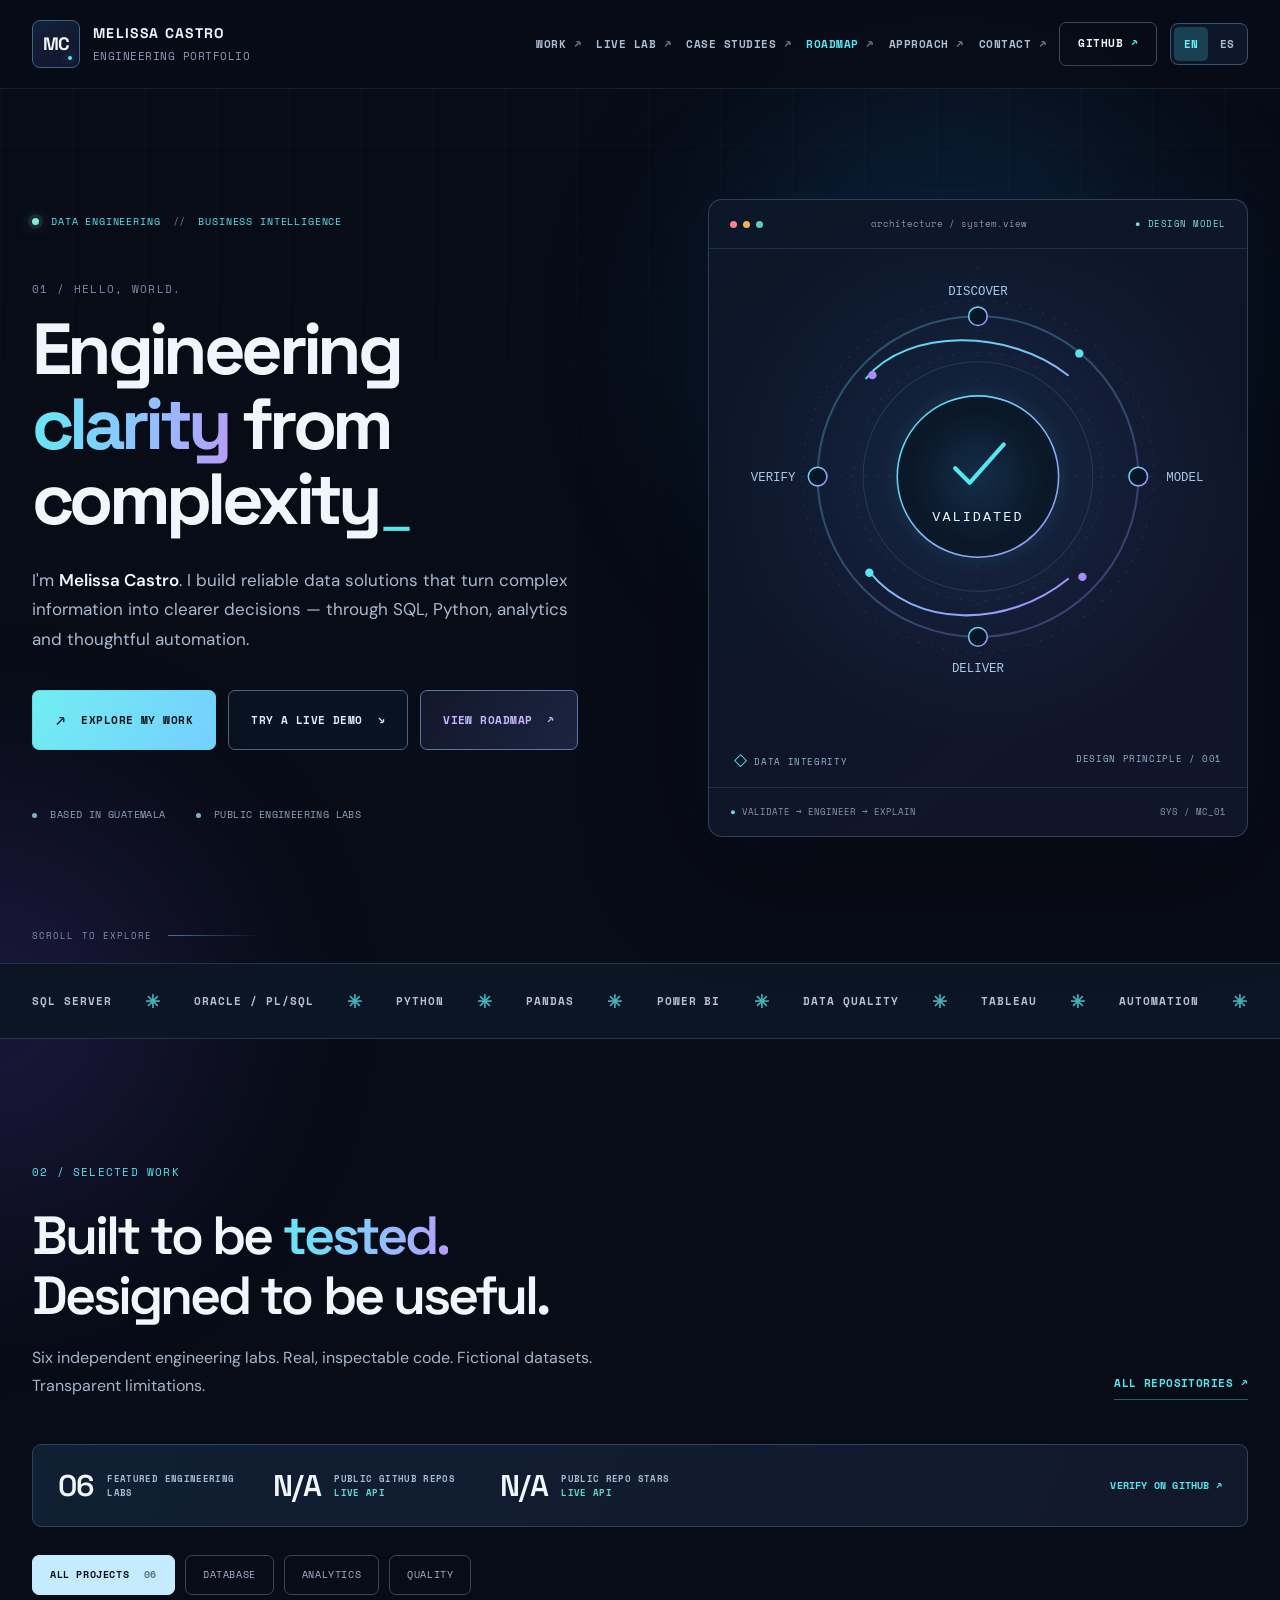
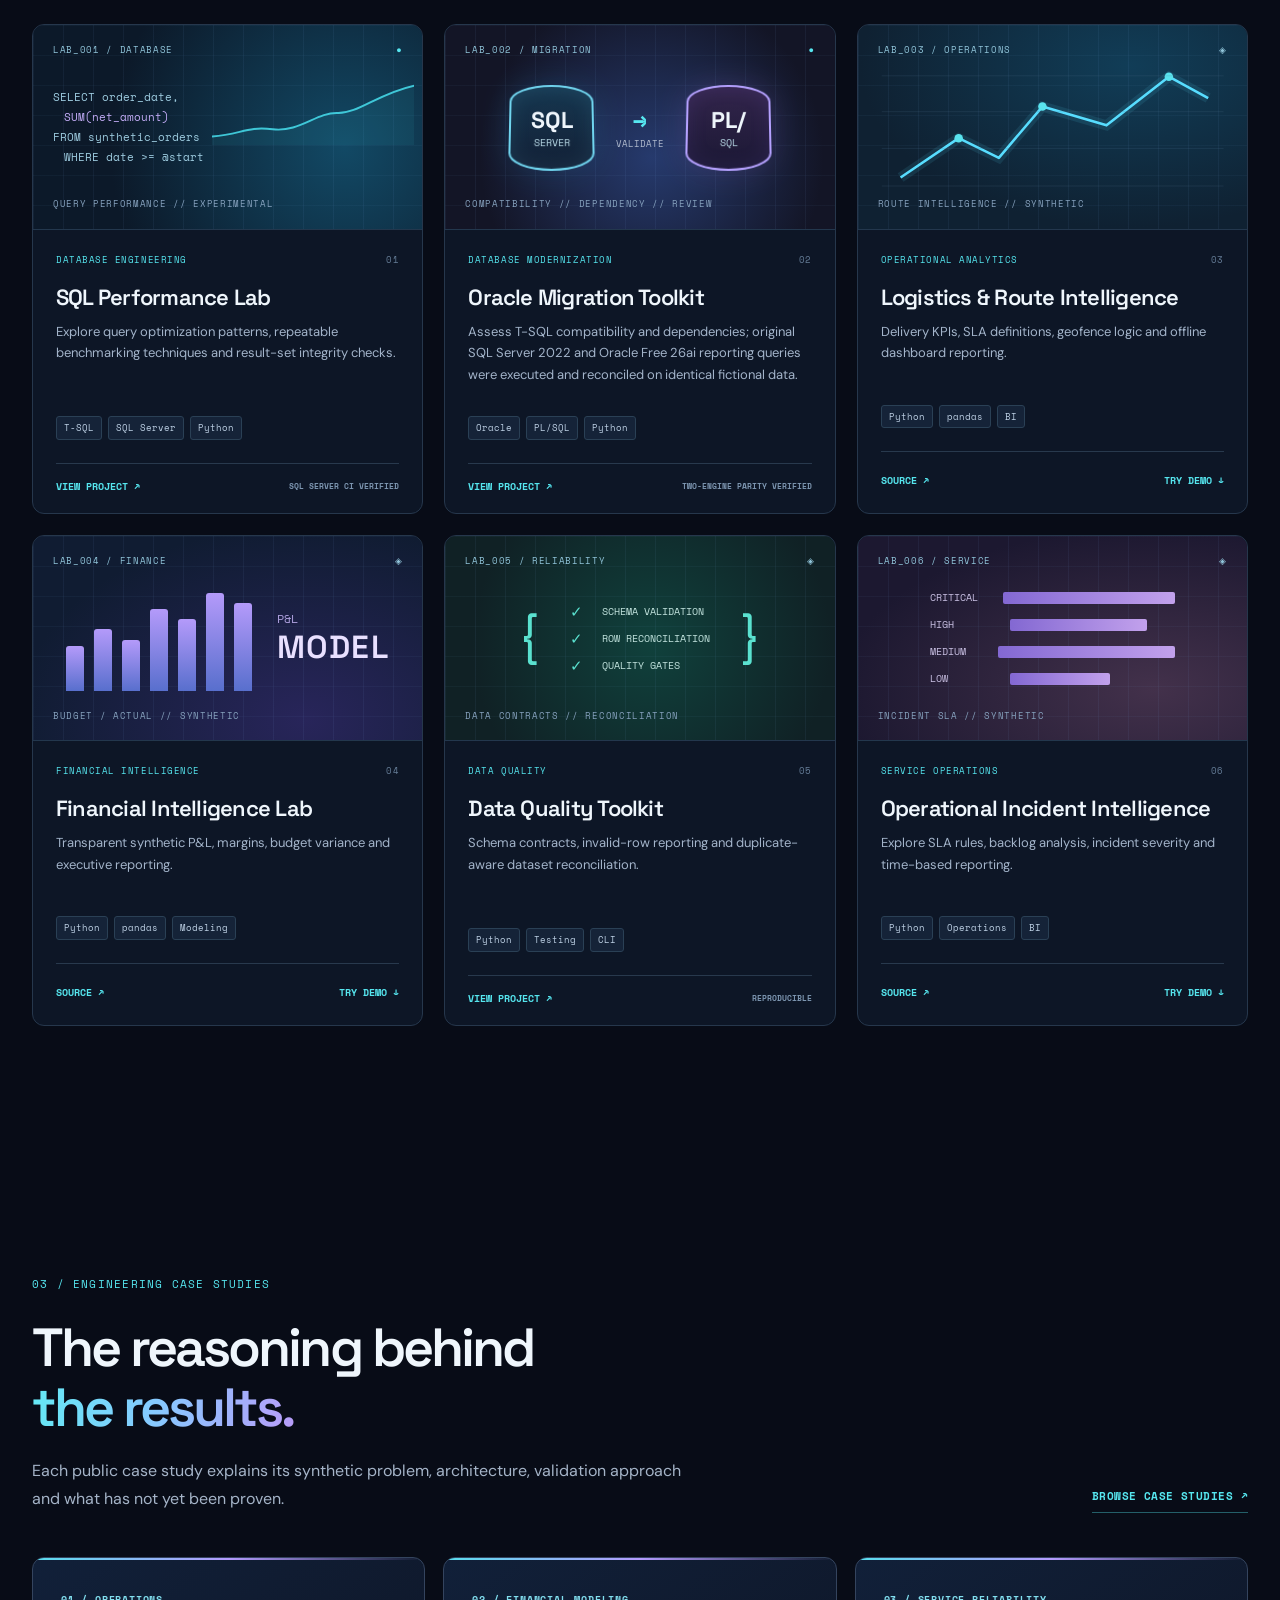
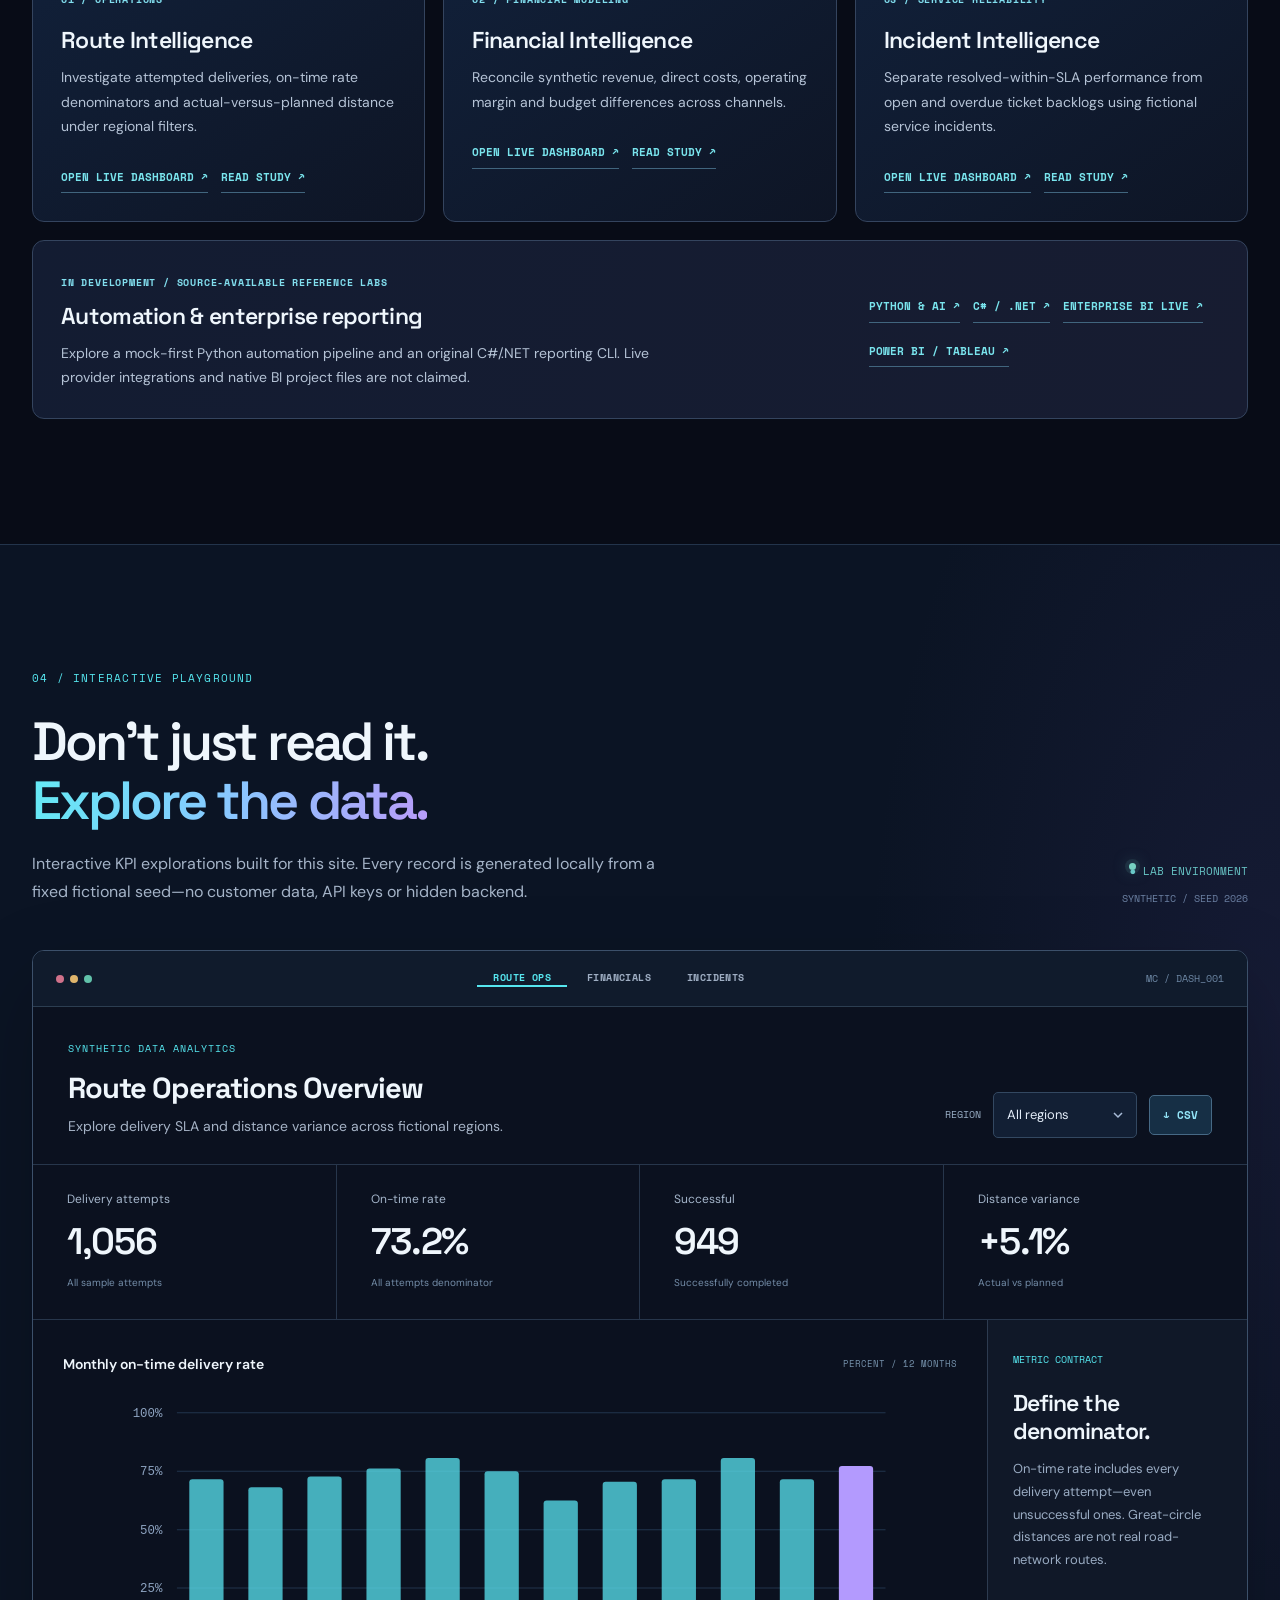
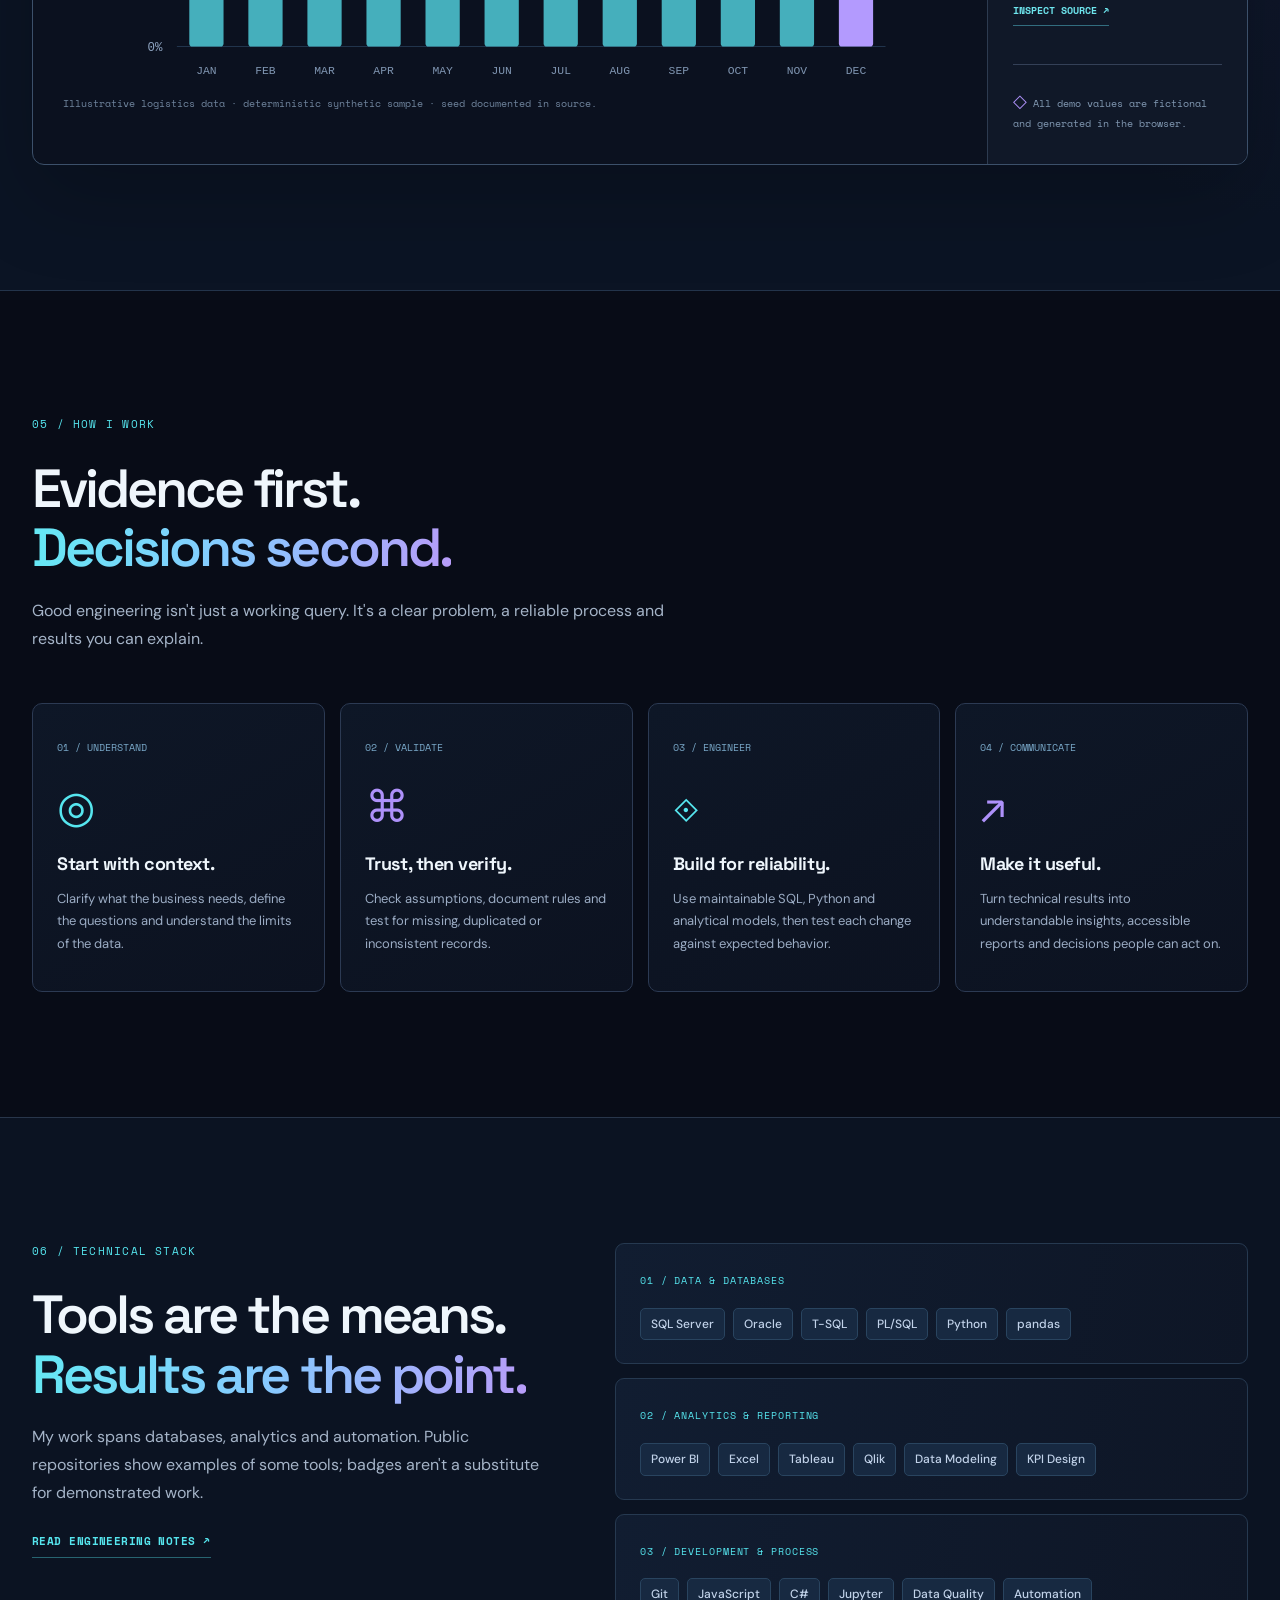
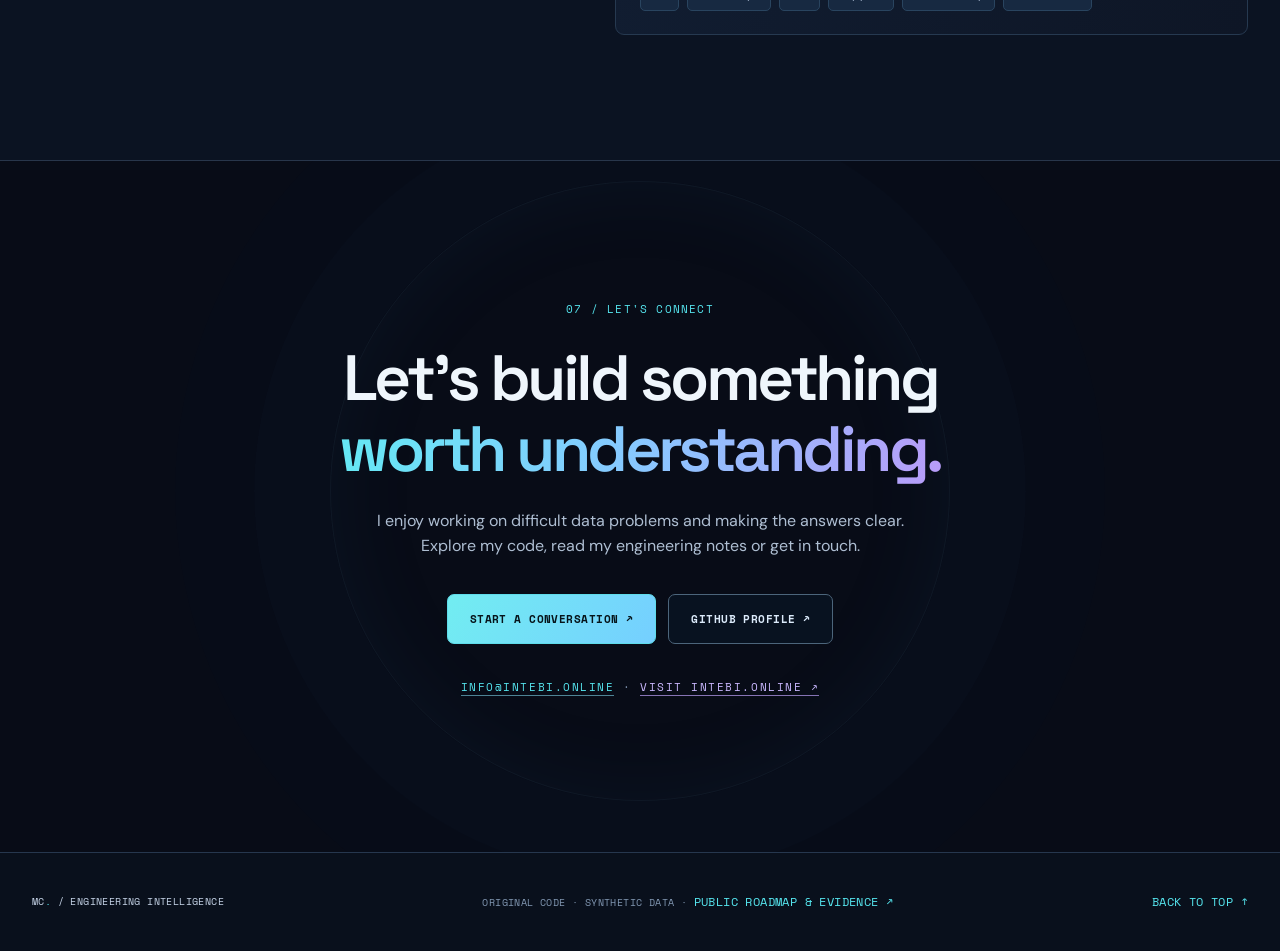
<file: index.html>
<!DOCTYPE html>
<html lang="en">
<head>
  <meta charset="UTF-8" />
  <meta name="viewport" content="width=device-width, initial-scale=1" />
  <meta name="color-scheme" content="dark" />
  <meta name="theme-color" content="#080c17" />
  <meta name="description" content="Melissa Castro — Data analytics, database engineering, business intelligence and automation. Explore reproducible engineering labs and interactive synthetic-data dashboards." />
  <meta property="og:type" content="website" />
  <meta property="og:title" content="Melissa Castro — Data & Systems Engineering" />
  <meta property="og:description" content="Engineering clarity from complexity. SQL, Python, Oracle, analytics and reproducible data systems." />
  <meta property="og:url" content="https://dicureck.github.io/" />
  <meta property="og:image" content="https://dicureck.github.io/assets/preview.svg" />
  <meta name="robots" content="index,follow" />
  <link rel="canonical" href="https://dicureck.github.io/" />
  <meta name="portfolio-build" content="2026-10-15-language" />
  <link rel="icon" href="assets/favicon.svg" type="image/svg+xml" />
  <link rel="stylesheet" href="styles.css?v=20261015-language" />
  <title>Melissa Castro — Engineering Intelligence</title>
  <script src="app.20261015-stable.js" defer></script>
  <script src="i18n.20261015.js" defer></script>
</head>
<body>
  <div id="top" class="page-top-anchor" aria-hidden="true"></div>
  <a href="#main" class="skip-link">Skip to main content</a>
  <div class="page-grid" aria-hidden="true"></div>
  <div class="ambient ambient-one" aria-hidden="true"></div>
  <div class="ambient ambient-two" aria-hidden="true"></div>

  <header class="site-header">
    <nav class="navigation content-wrap" aria-label="Main navigation">
      <a href="#top" class="brand" data-scroll-top aria-label="Melissa Castro — Back to top"><span class="brand-mark" aria-hidden="true">MC</span><span class="brand-text">MELISSA CASTRO<span class="brand-sub">ENGINEERING PORTFOLIO</span></span></a>
      <div class="nav-links" id="nav-links">
        <a href="#work">WORK <span>↗</span></a>
        <a href="#lab">LIVE LAB <span>↗</span></a>
        <a href="#case-studies">CASE STUDIES <span>↗</span></a>
        <a href="roadmap.html" class="nav-roadmap">ROADMAP <span>↗</span></a>
        <a href="#approach">APPROACH <span>↗</span></a>
        <a href="#contact">CONTACT <span>↗</span></a>
      </div>
      <a class="nav-action" href="https://github.com/Dicureck" target="_blank" rel="noopener noreferrer">GITHUB <span aria-hidden="true">↗</span></a>
      <div class="language-switch" role="group" aria-label="Language / Idioma"><button type="button" data-set-language="en" aria-pressed="true" title="English">EN</button><button type="button" data-set-language="es" aria-pressed="false" title="Español">ES</button></div>
      <button class="menu-toggle" id="menu-toggle" type="button" aria-label="Open navigation" aria-controls="nav-links" aria-expanded="false"><span></span><span></span><span></span></button>
    </nav>
  </header>

  <main id="main">
    <section class="hero section content-wrap" aria-labelledby="hero-heading">
      <div class="hero-copy">
        <div class="eyebrow"><span class="status-pulse" aria-hidden="true"></span> DATA ENGINEERING <span class="eyebrow-divider">//</span> BUSINESS INTELLIGENCE</div>
        <p class="hero-index">01 / HELLO, WORLD.</p>
        <h1 id="hero-heading">Engineering<br /><span class="text-gradient">clarity</span> from<br />complexity<span class="cursor">_</span></h1>
        <p class="hero-intro">I'm <strong>Melissa Castro</strong>. I build reliable data solutions that turn complex information into clearer decisions — through SQL, Python, analytics and thoughtful automation.</p>
        <div class="hero-actions">
          <a class="button primary" href="#work"><span class="button-arrow">↗</span> EXPLORE MY WORK</a>
          <a class="button ghost" href="#lab">TRY A LIVE DEMO <span aria-hidden="true">↘</span></a>
          <a class="button roadmap-hero" href="roadmap.html">VIEW ROADMAP <span aria-hidden="true">↗</span></a>
        </div>
        <div class="hero-footnotes"><span><i></i> BASED IN GUATEMALA</span><span><i></i> PUBLIC ENGINEERING LABS</span></div>
      </div>
      <div class="hero-visual" aria-label="Engineering workflow visualization">
        <div class="diagram-header"><span class="window-controls" aria-hidden="true"><b></b><b></b><b></b></span><span>architecture / system.view</span><span class="diagram-live">● DESIGN MODEL</span></div>
        <div class="diagram-content">
          <svg class="system-orbit" viewBox="0 0 520 480" role="img" aria-label="Conceptual workflow: raw data is validated, engineered and delivered as insight">
            <defs><linearGradient id="orbitGrad" x1="0" y1="0" x2="1" y2="1"><stop offset="0" stop-color="#56e6ef"/><stop offset="1" stop-color="#a68cff"/></linearGradient><radialGradient id="coreGrad"><stop offset="0" stop-color="#142d49"/><stop offset="1" stop-color="#081321"/></radialGradient><filter id="softglow"><feGaussianBlur stdDeviation="6"/></filter></defs>
            <g stroke="#25415c" stroke-width="1" stroke-dasharray="2 10" fill="none" opacity=".62"><circle cx="260" cy="220" r="170"/><circle cx="260" cy="220" r="120"/><path d="M260 18V424M54 220H466"/></g>
            <circle cx="260" cy="220" r="155" stroke="url(#orbitGrad)" stroke-opacity=".29" fill="none" stroke-width="2"/>
            <circle cx="260" cy="220" r="111" stroke="#4b7ea8" stroke-opacity=".28" fill="none"/>
            <path d="M152 125C192 76 291 77 347 122M347 319C288 367 199 367 155 312" fill="none" stroke="url(#orbitGrad)" stroke-width="2" stroke-linecap="round"/>
            <g fill="#071624" stroke="url(#orbitGrad)" stroke-width="1.5"><circle cx="260" cy="220" r="78" fill="url(#coreGrad)"/><circle cx="260" cy="65" r="9"/><circle cx="415" cy="220" r="9"/><circle cx="260" cy="375" r="9"/><circle cx="105" cy="220" r="9"/></g>
            <circle cx="260" cy="220" r="80" fill="none" stroke="#4bd5f2" stroke-width="5" opacity=".12" filter="url(#softglow)" />
            <path d="M238 212l14 14 33-37" fill="none" stroke="#56e6ef" stroke-width="4" stroke-linecap="round" stroke-linejoin="round"/>
            <g font-family="monospace" text-anchor="middle"><text x="260" y="263" fill="#ecf5ff" font-size="13" letter-spacing="2">VALIDATED</text><text x="260" y="44" fill="#a9c8e8" font-size="12">DISCOVER</text><text x="460" y="224" fill="#a9c8e8" font-size="12">MODEL</text><text x="260" y="409" fill="#a9c8e8" font-size="12">DELIVER</text><text x="62" y="224" fill="#a9c8e8" font-size="12">VERIFY</text></g>
            <g fill="#56e6ef"><circle cx="358" cy="101" r="4"/><circle cx="155" cy="313" r="4"/></g>
            <g fill="#a68cff"><circle cx="361" cy="317" r="4"/><circle cx="158" cy="122" r="4"/></g>
          </svg>
          <div class="diagram-caption"><span><span class="micro-icon">◇</span> DATA INTEGRITY</span><span>DESIGN PRINCIPLE / 001</span></div>
        </div>
        <div class="diagram-footer"><span><span class="footer-cyan">●</span> VALIDATE → ENGINEER → EXPLAIN</span><span>SYS / MC_01</span></div>
      </div>
      <div class="scroll-marker"><span>SCROLL TO EXPLORE</span><span class="scroll-line"></span></div>
    </section>

    <section class="stack-marquee" aria-label="Technical specialties"><div class="marquee-content"><span>SQL SERVER</span><em>✳</em><span>ORACLE / PL/SQL</span><em>✳</em><span>PYTHON</span><em>✳</em><span>PANDAS</span><em>✳</em><span>POWER BI</span><em>✳</em><span>DATA QUALITY</span><em>✳</em><span>TABLEAU</span><em>✳</em><span>AUTOMATION</span><em>✳</em></div></section>

    <section class="section work-section content-wrap" id="work" aria-labelledby="work-title">
      <div class="section-head">
        <div><p class="section-number">02 / SELECTED WORK</p><h2 id="work-title">Built to be <span class="text-gradient">tested.</span><br/>Designed to be useful.</h2><p class="section-lede">Six independent engineering labs. Real, inspectable code. Fictional datasets. Transparent limitations.</p></div>
        <a class="text-link" href="https://github.com/Dicureck?tab=repositories" target="_blank" rel="noopener noreferrer">ALL REPOSITORIES <span>↗</span></a>
      </div>
      <div class="proof-strip" aria-label="Engineering portfolio at a glance">
        <div class="proof-cell"><strong>06</strong><span>FEATURED ENGINEERING LABS</span></div>
        <div class="proof-cell"><strong id="repo-count" aria-live="polite">—</strong><span>PUBLIC GITHUB REPOS <i>LIVE API</i></span></div>
        <div class="proof-cell"><strong id="star-count" aria-live="polite">—</strong><span>PUBLIC REPO STARS <i>LIVE API</i></span></div>
        <a class="proof-link" href="https://github.com/Dicureck" target="_blank" rel="noopener noreferrer" aria-label="View official GitHub profile and verify public activity">VERIFY ON GITHUB ↗</a>
      </div>
      <div class="filters" role="group" aria-label="Filter projects">
        <button class="filter-chip is-active" type="button" data-filter="all" aria-pressed="true">ALL PROJECTS <span>06</span></button>
        <button class="filter-chip" type="button" data-filter="database" aria-pressed="false">DATABASE</button>
        <button class="filter-chip" type="button" data-filter="analytics" aria-pressed="false">ANALYTICS</button>
        <button class="filter-chip" type="button" data-filter="quality" aria-pressed="false">QUALITY</button>
      </div>
      <div class="project-grid" id="project-grid">
        <article class="project-card feature" data-category="database" data-project="sql">
          <div class="card-visual card-sql"><div class="visual-top"><span>LAB_001 / DATABASE</span><span class="tiny-pulse">●</span></div><div class="sql-visual"><div class="code-lines"><span>SELECT order_date,</span><span class="code-indent">SUM(net_amount)</span><span>FROM synthetic_orders</span><span class="code-indent">WHERE date >= @start</span></div><div class="curve"><svg viewBox="0 0 310 105" aria-hidden="true"><path d="M0 91 C45 88 52 75 93 80 S160 54 192 55 254 25 310 13" fill="none" stroke="#48e0ef" stroke-width="3"/><path d="M0 91 C45 88 52 75 93 80 S160 54 192 55 254 25 310 13 L310 105H0Z" fill="#48e0ef" fill-opacity=".08"/></svg></div></div><div class="visual-bottom">QUERY PERFORMANCE // EXPERIMENTAL</div></div>
          <div class="card-body"><div class="card-category">DATABASE ENGINEERING <span>01</span></div><h3>SQL Performance Lab</h3><p>Explore query optimization patterns, repeatable benchmarking techniques and result-set integrity checks.</p><div class="tags"><span>T-SQL</span><span>SQL Server</span><span>Python</span></div><div class="card-actions"><a href="https://github.com/Dicureck/sql-performance-lab" target="_blank" rel="noopener noreferrer">VIEW PROJECT ↗</a><span class="preview-label">SQL SERVER CI VERIFIED</span></div></div>
        </article>
        <article class="project-card feature" data-category="database" data-project="oracle">
          <div class="card-visual card-oracle"><div class="visual-top"><span>LAB_002 / MIGRATION</span><span class="tiny-pulse">●</span></div><div class="migration-art" aria-hidden="true"><div class="db-pillar"><span>SQL</span><small>SERVER</small></div><div class="migration-arrow"><span class="dashed-rail"></span><strong>→</strong><small>VALIDATE</small></div><div class="db-pillar purple"><span>PL/</span><small>SQL</small></div></div><div class="visual-bottom">COMPATIBILITY // DEPENDENCY // REVIEW</div></div>
          <div class="card-body"><div class="card-category">DATABASE MODERNIZATION <span>02</span></div><h3>Oracle Migration Toolkit</h3><p>Assess T-SQL compatibility and dependencies; original SQL Server 2022 and Oracle Free 26ai reporting queries were executed and reconciled on identical fictional data.</p><div class="tags"><span>Oracle</span><span>PL/SQL</span><span>Python</span></div><div class="card-actions"><a href="https://github.com/Dicureck/oracle-migration-toolkit" target="_blank" rel="noopener noreferrer">VIEW PROJECT ↗</a><span class="preview-label">TWO-ENGINE PARITY VERIFIED</span></div></div>
        </article>
        <article class="project-card" data-category="analytics" data-project="logistics"><div class="card-visual card-logistics"><div class="visual-top"><span>LAB_003 / OPERATIONS</span><span>◈</span></div><svg class="mini-chart" viewBox="0 0 400 164" aria-hidden="true"><path d="M22 141 L90 95 137 118 188 58 263 80 336 23 382 48" stroke="#57dcff" stroke-width="3" fill="none" stroke-linejoin="round"/><path d="M22 141 L90 95 137 118 188 58 263 80 336 23 382 48" stroke="#57dcff" stroke-width="12" opacity=".1" fill="none"/><g fill="#59e3ee"><circle cx="90" cy="95" r="5"/><circle cx="188" cy="58" r="5"/><circle cx="336" cy="23" r="5"/></g><path d="M0 151H400M0 107H400M0 64H400M0 22H400" stroke="#52708e" stroke-opacity=".22"/></svg><div class="visual-bottom">ROUTE INTELLIGENCE // SYNTHETIC</div></div><div class="card-body"><div class="card-category">OPERATIONAL ANALYTICS <span>03</span></div><h3>Logistics & Route Intelligence</h3><p>Delivery KPIs, SLA definitions, geofence logic and offline dashboard reporting.</p><div class="tags"><span>Python</span><span>pandas</span><span>BI</span></div><div class="card-actions"><a href="https://github.com/Dicureck/logistics-route-intelligence" target="_blank" rel="noopener noreferrer">SOURCE ↗</a><button type="button" class="demo-link" data-open-demo="logistics">TRY DEMO ↓</button></div></div></article>
        <article class="project-card" data-category="analytics" data-project="finance"><div class="card-visual card-finance"><div class="visual-top"><span>LAB_004 / FINANCE</span><span>◈</span></div><div class="finance-visual" aria-hidden="true"><div class="finance-bars"><i style="height:43%"></i><i style="height:59%"></i><i style="height:49%"></i><i style="height:78%"></i><i style="height:69%"></i><i style="height:93%"></i><i style="height:84%"></i></div><div class="finance-index"><span>P&amp;L</span><strong>MODEL</strong></div></div><div class="visual-bottom">BUDGET / ACTUAL // SYNTHETIC</div></div><div class="card-body"><div class="card-category">FINANCIAL INTELLIGENCE <span>04</span></div><h3>Financial Intelligence Lab</h3><p>Transparent synthetic P&amp;L, margins, budget variance and executive reporting.</p><div class="tags"><span>Python</span><span>pandas</span><span>Modeling</span></div><div class="card-actions"><a href="https://github.com/Dicureck/financial-intelligence-lab" target="_blank" rel="noopener noreferrer">SOURCE ↗</a><button type="button" class="demo-link" data-open-demo="finance">TRY DEMO ↓</button></div></div></article>
        <article class="project-card" data-category="quality" data-project="quality"><div class="card-visual card-quality"><div class="visual-top"><span>LAB_005 / RELIABILITY</span><span>◈</span></div><div class="quality-art" aria-hidden="true"><span>{</span><div><em>✓</em><small>SCHEMA VALIDATION</small><em>✓</em><small>ROW RECONCILIATION</small><em>✓</em><small>QUALITY GATES</small></div><span>}</span></div><div class="visual-bottom">DATA CONTRACTS // RECONCILIATION</div></div><div class="card-body"><div class="card-category">DATA QUALITY <span>05</span></div><h3>Data Quality Toolkit</h3><p>Schema contracts, invalid-row reporting and duplicate-aware dataset reconciliation.</p><div class="tags"><span>Python</span><span>Testing</span><span>CLI</span></div><div class="card-actions"><a href="https://github.com/Dicureck/data-quality-toolkit" target="_blank" rel="noopener noreferrer">VIEW PROJECT ↗</a><span class="preview-label">REPRODUCIBLE</span></div></div></article>
        <article class="project-card" data-category="analytics" data-project="incidents"><div class="card-visual card-incidents"><div class="visual-top"><span>LAB_006 / SERVICE</span><span>◈</span></div><div class="incident-visual" aria-hidden="true"><div><span>CRITICAL</span><i style="width:78%"></i></div><div><span>HIGH</span><i style="width:56%"></i></div><div><span>MEDIUM</span><i style="width:89%"></i></div><div><span>LOW</span><i style="width:41%"></i></div></div><div class="visual-bottom">INCIDENT SLA // SYNTHETIC</div></div><div class="card-body"><div class="card-category">SERVICE OPERATIONS <span>06</span></div><h3>Operational Incident Intelligence</h3><p>Explore SLA rules, backlog analysis, incident severity and time-based reporting.</p><div class="tags"><span>Python</span><span>Operations</span><span>BI</span></div><div class="card-actions"><a href="https://github.com/Dicureck/Dashboard-an-lisis-de-incidencias-operacionales" target="_blank" rel="noopener noreferrer">SOURCE ↗</a><button type="button" class="demo-link" data-open-demo="incidents">TRY DEMO ↓</button></div></div></article>
      </div>
    </section>

    <section class="section evidence-section content-wrap" id="case-studies" aria-labelledby="case-title">
      <div class="section-head"><div><p class="section-number">03 / ENGINEERING CASE STUDIES</p><h2 id="case-title">The reasoning behind<br/><span class="text-gradient">the results.</span></h2><p class="section-lede">Each public case study explains its synthetic problem, architecture, validation approach and what has not yet been proven.</p></div><a class="text-link" href="https://github.com/Dicureck/Dicureck/tree/main/case-studies" target="_blank" rel="noopener noreferrer">BROWSE CASE STUDIES ↗</a></div>
      <div class="evidence-grid">
        <article class="evidence-card"><span class="evidence-index">01 / OPERATIONS</span><h3>Route Intelligence</h3><p>Investigate attempted deliveries, on-time rate denominators and actual-versus-planned distance under regional filters.</p><div class="evidence-actions"><a href="?demo=logistics#lab">OPEN LIVE DASHBOARD ↗</a><a href="https://github.com/Dicureck/Dicureck/blob/main/case-studies/logistics.md" target="_blank" rel="noopener noreferrer">READ STUDY ↗</a></div></article>
        <article class="evidence-card"><span class="evidence-index">02 / FINANCIAL MODELING</span><h3>Financial Intelligence</h3><p>Reconcile synthetic revenue, direct costs, operating margin and budget differences across channels.</p><div class="evidence-actions"><a href="?demo=finance#lab">OPEN LIVE DASHBOARD ↗</a><a href="https://github.com/Dicureck/Dicureck/blob/main/case-studies/finance.md" target="_blank" rel="noopener noreferrer">READ STUDY ↗</a></div></article>
        <article class="evidence-card"><span class="evidence-index">03 / SERVICE RELIABILITY</span><h3>Incident Intelligence</h3><p>Separate resolved-within-SLA performance from open and overdue ticket backlogs using fictional service incidents.</p><div class="evidence-actions"><a href="?demo=incidents#lab">OPEN LIVE DASHBOARD ↗</a><a href="https://github.com/Dicureck/Dicureck/blob/main/case-studies/incidents.md" target="_blank" rel="noopener noreferrer">READ STUDY ↗</a></div></article>
      </div>
      <div class="evidence-next"><div><span class="evidence-index">IN DEVELOPMENT / SOURCE-AVAILABLE REFERENCE LABS</span><h3>Automation &amp; enterprise reporting</h3><p>Explore a mock-first Python automation pipeline and an original C#/.NET reporting CLI. Live provider integrations and native BI project files are not claimed.</p></div><div class="evidence-actions"><a href="https://github.com/Dicureck/Dicureck/tree/main/engineering-labs/ai-business-automation" target="_blank" rel="noopener noreferrer">PYTHON &amp; AI ↗</a><a href="https://github.com/Dicureck/Dicureck/tree/main/engineering-labs/enterprise-reporting-dotnet" target="_blank" rel="noopener noreferrer">C# / .NET ↗</a><a href="enterprise-bi.html">ENTERPRISE BI LIVE ↗</a><a href="https://github.com/Dicureck/Dicureck/blob/main/knowledge-base/reporting-platforms.md" target="_blank" rel="noopener noreferrer">POWER BI / TABLEAU ↗</a></div></div>
    </section>

    <section class="section lab-section" id="lab" aria-labelledby="lab-title"><div class="content-wrap">
      <div class="section-head"><div><p class="section-number">04 / INTERACTIVE PLAYGROUND</p><h2 id="lab-title">Don't just read it.<br/><span class="text-gradient">Explore the data.</span></h2><p class="section-lede">Interactive KPI explorations built for this site. Every record is generated locally from a fixed fictional seed—no customer data, API keys or hidden backend.</p></div><div class="lab-signature"><span class="signal-dot">●</span> LAB ENVIRONMENT<span>SYNTHETIC / SEED 2026</span></div></div>
      <div class="lab-console">
        <div class="lab-toolbar"><span class="terminal-dots" aria-hidden="true"><i></i><i></i><i></i></span><div class="lab-tabs" role="tablist" aria-label="Select interactive dashboard"><button type="button" id="tab-logistics" role="tab" aria-selected="true" aria-controls="lab-panel" data-lab="logistics" tabindex="0">ROUTE OPS</button><button type="button" id="tab-finance" role="tab" aria-selected="false" aria-controls="lab-panel" data-lab="finance" tabindex="-1">FINANCIALS</button><button type="button" id="tab-incidents" role="tab" aria-selected="false" aria-controls="lab-panel" data-lab="incidents" tabindex="-1">INCIDENTS</button></div><span class="toolbar-id">MC / DASH_001</span></div>
        <div id="lab-panel" role="tabpanel" aria-labelledby="tab-logistics">
          <div class="lab-overview"><div><p class="lab-overline">SYNTHETIC DATA ANALYTICS</p><h3 id="lab-panel-title">Route Operations Overview</h3><p id="lab-panel-description">Explore delivery SLA and distance variance across fictional regions.</p></div><div class="lab-controls"><label for="lab-filter" id="lab-filter-label">REGION</label><select id="lab-filter" aria-label="Filter dashboard"></select><button class="download-data" type="button" id="download-data" aria-label="Download synthetic CSV data">↓ CSV</button></div></div>
          <div class="metric-grid" aria-live="polite"><div class="metric"><span id="metric-1-label">Attempts</span><strong id="metric-1-value">—</strong><small id="metric-1-note">Fictional sample</small></div><div class="metric"><span id="metric-2-label">On-time rate</span><strong id="metric-2-value">—</strong><small id="metric-2-note">All attempts</small></div><div class="metric"><span id="metric-3-label">Successful deliveries</span><strong id="metric-3-value">—</strong><small id="metric-3-note">Sample data</small></div><div class="metric"><span id="metric-4-label">Distance variance</span><strong id="metric-4-value">—</strong><small id="metric-4-note">Actual vs planned</small></div></div>
          <div class="chart-layout"><div class="main-chart"><div class="chart-heading"><strong id="chart-title">Monthly on-time rate</strong><span id="chart-unit">PERCENT / 12 MONTHS</span></div><svg id="chart-svg" role="img" aria-label="Monthly chart of synthetic KPI data" viewBox="0 0 760 290" preserveAspectRatio="xMidYMid meet"></svg><div class="chart-foot" id="chart-foot">The chart shows synthetic illustration data, not operational results.</div></div><div class="lab-notes"><p>METRIC CONTRACT</p><h4 id="lab-note-title">Define the denominator.</h4><p id="lab-note-text">On-time rate includes every attempted delivery, not just successful ones.</p><a id="lab-source-link" href="https://github.com/Dicureck/logistics-route-intelligence" target="_blank" rel="noopener noreferrer">INSPECT SOURCE ↗</a><div class="lab-warning"><span>◇</span> All demo values are fictional and generated in the browser.</div></div></div>
        </div>
      </div>
    </div></section>

    <section class="section approach-section content-wrap" id="approach" aria-labelledby="approach-title">
      <div class="section-head"><div><p class="section-number">05 / HOW I WORK</p><h2 id="approach-title">Evidence first.<br/><span class="text-gradient">Decisions second.</span></h2><p class="section-lede">Good engineering isn't just a working query. It's a clear problem, a reliable process and results you can explain.</p></div></div>
      <div class="process-grid"><div class="process-card"><span class="process-num">01 / UNDERSTAND</span><div class="process-glyph">◎</div><h3>Start with context.</h3><p>Clarify what the business needs, define the questions and understand the limits of the data.</p></div><div class="process-card"><span class="process-num">02 / VALIDATE</span><div class="process-glyph">⌘</div><h3>Trust, then verify.</h3><p>Check assumptions, document rules and test for missing, duplicated or inconsistent records.</p></div><div class="process-card"><span class="process-num">03 / ENGINEER</span><div class="process-glyph">⟐</div><h3>Build for reliability.</h3><p>Use maintainable SQL, Python and analytical models, then test each change against expected behavior.</p></div><div class="process-card"><span class="process-num">04 / COMMUNICATE</span><div class="process-glyph">↗</div><h3>Make it useful.</h3><p>Turn technical results into understandable insights, accessible reports and decisions people can act on.</p></div></div>
    </section>

    <section class="section capabilities-section"><div class="content-wrap capabilities-grid"><div><p class="section-number">06 / TECHNICAL STACK</p><h2>Tools are the means.<br/><span class="text-gradient">Results are the point.</span></h2><p class="section-lede">My work spans databases, analytics and automation. Public repositories show examples of some tools; badges aren't a substitute for demonstrated work.</p><a class="text-link" href="https://github.com/Dicureck/Dicureck/blob/main/knowledge-base/README.md" target="_blank" rel="noopener noreferrer">READ ENGINEERING NOTES ↗</a></div><div class="skill-panels"><div class="skill-panel"><span>01 / DATA & DATABASES</span><div class="skill-tags"><b>SQL Server</b><b>Oracle</b><b>T-SQL</b><b>PL/SQL</b><b>Python</b><b>pandas</b></div></div><div class="skill-panel"><span>02 / ANALYTICS & REPORTING</span><div class="skill-tags"><b>Power BI</b><b>Excel</b><b>Tableau</b><b>Qlik</b><b>Data Modeling</b><b>KPI Design</b></div></div><div class="skill-panel"><span>03 / DEVELOPMENT & PROCESS</span><div class="skill-tags"><b>Git</b><b>JavaScript</b><b>C#</b><b>Jupyter</b><b>Data Quality</b><b>Automation</b></div></div></div></div></section>

    <section class="section contact-section content-wrap" id="contact" aria-labelledby="contact-title"><div class="contact-orbit" aria-hidden="true"></div><p class="section-number">07 / LET'S CONNECT</p><h2 id="contact-title">Let's build something<br/><span class="text-gradient">worth understanding.</span></h2><p>I enjoy working on difficult data problems and making the answers clear. Explore my code, read my engineering notes or get in touch.</p><div class="contact-actions"><a class="button primary" href="mailto:info@intebi.online?subject=Engineering%20collaboration%20inquiry">START A CONVERSATION ↗</a><a class="button ghost" href="https://github.com/Dicureck" target="_blank" rel="noopener noreferrer">GITHUB PROFILE ↗</a></div><p class="contact-email"><a href="mailto:info@intebi.online">INFO@INTEBI.ONLINE</a><span class="contact-separator"> · </span><a class="intebi-website-link" href="https://intebi.online/" target="_blank" rel="noopener noreferrer">VISIT INTEBI.ONLINE ↗</a></p></section>
  </main>
  <footer class="site-footer"><div class="content-wrap footer-inner"><span class="footer-brand">MC<span>.</span> / ENGINEERING INTELLIGENCE</span><span>ORIGINAL CODE · SYNTHETIC DATA · <a href="roadmap.html">PUBLIC ROADMAP &amp; EVIDENCE ↗</a></span><a href="#top" data-scroll-top>BACK TO TOP ↑</a></div></footer>
</body>
</html>
</file>
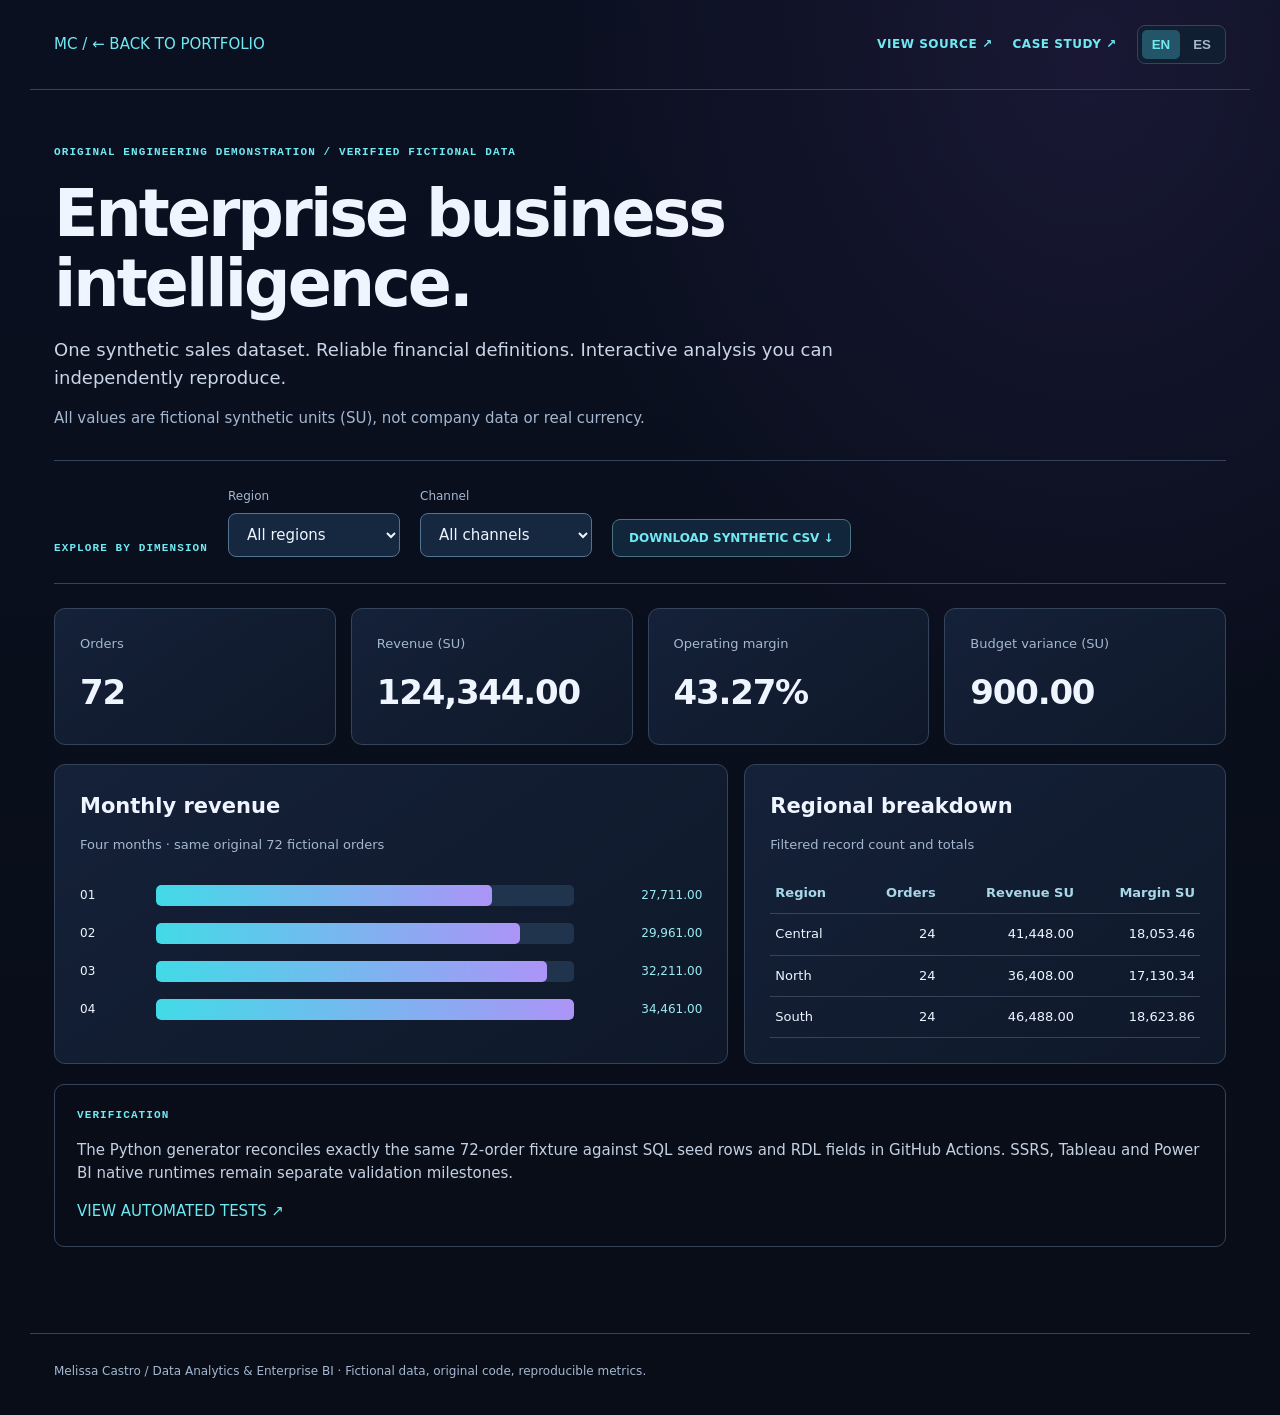
<file: enterprise-bi.html>
<!DOCTYPE html><html lang="en"><head>
<meta charset="utf-8"><meta name="viewport" content="width=device-width,initial-scale=1">
<meta name="theme-color" content="#0a0f1c"><meta name="color-scheme" content="dark">
<meta name="description" content="Interactive original Enterprise BI reporting lab with 72 synthetic sales orders, filterable financial KPIs and source-backed verification.">
<link rel="canonical" href="https://dicureck.github.io/enterprise-bi.html">
<title>Enterprise Business Intelligence · Melissa Castro</title>
<style>
:root{color-scheme:dark;font:15px/1.55 system-ui,-apple-system,Segoe UI,sans-serif;--bg:#090e19;--panel:#111d30;--border:#34445b;--text:#eef5ff;--mute:#a5b7d0;--cyan:#71e9f3;--violet:#c1a7ff}
*{box-sizing:border-box}body{margin:0;background:radial-gradient(ellipse at 85% 4%,#30235366,transparent 35%),linear-gradient(#0a1020,#080d17);color:var(--text)}
a{color:var(--cyan);text-decoration:none}a:hover{text-decoration:underline}a:focus-visible,button:focus-visible,select:focus-visible{outline:3px solid var(--cyan);outline-offset:3px}
header,main,footer{max-width:1220px;margin:auto;padding-left:24px;padding-right:24px}
header{padding-top:25px;padding-bottom:25px;display:flex;align-items:center;justify-content:space-between;gap:14px;border-bottom:1px solid var(--border)}
header nav{display:flex;flex-wrap:wrap;align-items:center;gap:20px}header nav a{font-size:12px;font-weight:800;letter-spacing:.045em}
.switch{display:flex;gap:3px;padding:4px;border:1px solid var(--border);border-radius:8px;background:var(--panel)}
.switch button{background:transparent;border:0;border-radius:5px;color:var(--mute);font-weight:800;padding:7px 10px;cursor:pointer}
.switch button[aria-pressed=true]{background:#245467;color:var(--cyan)}
main{padding-top:54px;padding-bottom:86px}h1{font-size:clamp(34px,6vw,65px);line-height:1.07;letter-spacing:-.045em;max-width:750px;margin:18px 0}
.kicker{font-family:ui-monospace,SFMono-Regular,Consolas,monospace;color:var(--cyan);letter-spacing:.1em;font-size:11px;font-weight:700}
.lede{font-size:18px;color:#cad6e8;max-width:790px;margin-bottom:10px}.notice{color:var(--mute)}
.controls{display:flex;gap:20px;align-items:flex-end;flex-wrap:wrap;padding:26px 0;margin:30px 0 24px;border-top:1px solid var(--border);border-bottom:1px solid var(--border)}
.field{display:flex;gap:7px;flex-direction:column}.field span{font-size:12px;color:var(--mute)}
select{background:#162740;border:1px solid #527492;border-radius:8px;padding:11px 14px;min-width:172px;color:var(--text);font:inherit}
.button{background:#12263b;border:1px solid #4b7280;padding:11px 16px;border-radius:8px;color:var(--cyan);cursor:pointer;font:700 12px system-ui}
.grid{display:grid;grid-template-columns:repeat(4,minmax(0,1fr));gap:15px}.card,.panel{background:linear-gradient(145deg,#152139,#0e1829);border:1px solid var(--border);border-radius:11px;padding:25px}
.card .label{color:var(--mute);font-size:13px}.card strong{font-size:clamp(22px,3vw,34px);font-variant-numeric:tabular-nums;display:block;margin-top:12px;letter-spacing:-.035em}
.cols{display:grid;grid-template-columns:1.4fr 1fr;gap:16px;margin-top:19px}h2{font-size:21px;margin:0 0 6px}h3{font-size:18px;margin-top:0}.muted{color:var(--mute);font-size:13px}
.bars{display:grid;gap:17px;margin-top:30px}.bar{display:grid;grid-template-columns:66px 1fr 118px;align-items:center;gap:10px;font-variant-numeric:tabular-nums;font-size:12px}
.track{height:21px;border-radius:5px;background:#20344e;overflow:hidden}.fill{height:100%;background:linear-gradient(90deg,#42dae7,#ac94f7);border-radius:5px}.numeric{color:#9aeaf2;text-align:right}
table{border-collapse:collapse;width:100%;margin-top:18px;font-size:13px}td,th{border-bottom:1px solid var(--border);padding:10px 5px;text-align:right}td:first-child,th:first-child{text-align:left}
thead{color:#a8d7e8}.evidence{margin-top:20px;border:1px solid var(--border);border-radius:10px;padding:22px;color:#c4d1e3}
footer{border-top:1px solid var(--border);padding-top:28px;padding-bottom:35px;color:var(--mute);font-size:12px}
@media(max-width:820px){.grid,.cols{grid-template-columns:repeat(2,minmax(0,1fr))}.cols .panel{grid-column:1/-1}}
@media(max-width:530px){.grid{grid-template-columns:repeat(2,minmax(0,1fr))}.card,.panel{padding:15px}.bar{grid-template-columns:51px 1fr 80px}header{align-items:flex-start;flex-direction:column}h1{font-size:37px}.lede{font-size:16px}select{min-width:145px}}
@media(prefers-reduced-motion:reduce){*{scroll-behavior:auto!important}}
</style></head><body>
<header><a id="back" href="/">MC / <span data-t="portfolio">← BACK TO PORTFOLIO</span></a><nav><a href="https://github.com/Dicureck/Dicureck/tree/main/engineering-labs/enterprise-bi-reporting" data-t="source">VIEW SOURCE ↗</a><a href="https://github.com/Dicureck/Dicureck/blob/main/case-studies/enterprise-bi-reporting.md" data-t="case">CASE STUDY ↗</a><span class="switch" role="group" aria-label="Language / Idioma"><button type="button" data-lang="en" aria-pressed="true">EN</button><button type="button" data-lang="es" aria-pressed="false">ES</button></span></nav></header>
<main>
<div class="kicker" data-t="eyebrow">ORIGINAL ENGINEERING DEMONSTRATION / VERIFIED FICTIONAL DATA</div>
<h1 data-t="title">Enterprise business intelligence.</h1><p class="lede" data-t="subtitle">One synthetic sales dataset. Reliable financial definitions. Interactive analysis you can independently reproduce.</p>
<p class="notice" data-t="note">All values are fictional synthetic units (SU), not company data or real currency.</p>
<div class="controls"><div class="kicker" data-t="filters">EXPLORE BY DIMENSION</div><label class="field"><span data-t="region">Region</span><select id="region"><option value="All" data-t="all_regions">All regions</option><option>Central</option><option>North</option><option>South</option></select></label><label class="field"><span data-t="channel">Channel</span><select id="channel"><option value="All" data-t="all_channels">All channels</option><option>Digital</option><option>Partner</option></select></label><button class="button" id="csv" type="button" data-t="download">DOWNLOAD SYNTHETIC CSV ↓</button></div>
<section class="grid" aria-label="Key performance indicators">
<div class="card"><div class="label" data-t="orders">Orders</div><strong id="orders">—</strong></div>
<div class="card"><div class="label" data-t="revenue">Revenue (SU)</div><strong id="revenue">—</strong></div>
<div class="card"><div class="label" data-t="margin">Operating margin</div><strong id="margin">—</strong></div>
<div class="card"><div class="label" data-t="variance">Budget variance (SU)</div><strong id="variance">—</strong></div>
</section>
<section class="cols"><article class="panel"><h2 data-t="chart">Monthly revenue</h2><p class="muted" data-t="monthly">Four months · same original 72 fictional orders</p><div id="bars" class="bars" role="img" aria-label="Four monthly synthetic revenue bars"></div></article>
<article class="panel"><h2 data-t="breakdown">Regional breakdown</h2><p class="muted" data-t="breaknote">Filtered record count and totals</p><table><thead><tr><th data-col="0">Region</th><th data-col="1">Orders</th><th data-col="2">Revenue SU</th><th data-col="3">Margin SU</th></tr></thead><tbody id="breakdown"></tbody></table></article></section>
<div class="evidence"><div class="kicker" data-t="evidence">VERIFICATION</div><p data-t="evidenceBody">The Python generator reconciles exactly the same 72-order fixture against SQL seed rows and RDL fields in GitHub Actions. SSRS, Tableau and Power BI native runtimes remain separate validation milestones.</p><a href="https://github.com/Dicureck/Dicureck/actions/workflows/engineering-labs.yml" data-t="tests">VIEW AUTOMATED TESTS ↗</a></div>
</main><footer>Melissa Castro / Data Analytics &amp; Enterprise BI · Fictional data, original code, reproducible metrics.</footer>
<script>
"use strict";
const SALES=[{"order_id":"S0001","sale_date":"2026-01-05","region":"North","channel":"Digital","revenue_su":1200,"cost_su":624,"budget_su":1230},{"order_id":"S0002","sale_date":"2026-01-13","region":"North","channel":"Digital","revenue_su":1247,"cost_su":648.44,"budget_su":1277},{"order_id":"S0003","sale_date":"2026-01-21","region":"North","channel":"Digital","revenue_su":1294,"cost_su":672.88,"budget_su":1324},{"order_id":"S0004","sale_date":"2026-01-05","region":"North","channel":"Partner","revenue_su":1365,"cost_su":734.37,"budget_su":1395},{"order_id":"S0005","sale_date":"2026-01-13","region":"North","channel":"Partner","revenue_su":1412,"cost_su":759.66,"budget_su":1442},{"order_id":"S0006","sale_date":"2026-01-21","region":"North","channel":"Partner","revenue_su":1459,"cost_su":784.94,"budget_su":1489},{"order_id":"S0007","sale_date":"2026-01-05","region":"Central","channel":"Digital","revenue_su":1410,"cost_su":782.55,"budget_su":1465},{"order_id":"S0008","sale_date":"2026-01-13","region":"Central","channel":"Digital","revenue_su":1457,"cost_su":808.64,"budget_su":1512},{"order_id":"S0009","sale_date":"2026-01-21","region":"Central","channel":"Digital","revenue_su":1504,"cost_su":834.72,"budget_su":1559},{"order_id":"S0010","sale_date":"2026-01-05","region":"Central","channel":"Partner","revenue_su":1575,"cost_su":902.48,"budget_su":1630},{"order_id":"S0011","sale_date":"2026-01-13","region":"Central","channel":"Partner","revenue_su":1622,"cost_su":929.41,"budget_su":1677},{"order_id":"S0012","sale_date":"2026-01-21","region":"Central","channel":"Partner","revenue_su":1669,"cost_su":956.34,"budget_su":1724},{"order_id":"S0013","sale_date":"2026-01-05","region":"South","channel":"Digital","revenue_su":1620,"cost_su":955.8,"budget_su":1700},{"order_id":"S0014","sale_date":"2026-01-13","region":"South","channel":"Digital","revenue_su":1667,"cost_su":983.53,"budget_su":1747},{"order_id":"S0015","sale_date":"2026-01-21","region":"South","channel":"Digital","revenue_su":1714,"cost_su":1011.26,"budget_su":1794},{"order_id":"S0016","sale_date":"2026-01-05","region":"South","channel":"Partner","revenue_su":1785,"cost_su":1085.28,"budget_su":1865},{"order_id":"S0017","sale_date":"2026-01-13","region":"South","channel":"Partner","revenue_su":1832,"cost_su":1113.86,"budget_su":1912},{"order_id":"S0018","sale_date":"2026-01-21","region":"South","channel":"Partner","revenue_su":1879,"cost_su":1142.43,"budget_su":1959},{"order_id":"S0019","sale_date":"2026-02-05","region":"North","channel":"Digital","revenue_su":1325,"cost_su":689,"budget_su":1220},{"order_id":"S0020","sale_date":"2026-02-13","region":"North","channel":"Digital","revenue_su":1372,"cost_su":713.44,"budget_su":1267},{"order_id":"S0021","sale_date":"2026-02-21","region":"North","channel":"Digital","revenue_su":1419,"cost_su":737.88,"budget_su":1314},{"order_id":"S0022","sale_date":"2026-02-05","region":"North","channel":"Partner","revenue_su":1490,"cost_su":801.62,"budget_su":1385},{"order_id":"S0023","sale_date":"2026-02-13","region":"North","channel":"Partner","revenue_su":1537,"cost_su":826.91,"budget_su":1432},{"order_id":"S0024","sale_date":"2026-02-21","region":"North","channel":"Partner","revenue_su":1584,"cost_su":852.19,"budget_su":1479},{"order_id":"S0025","sale_date":"2026-02-05","region":"Central","channel":"Digital","revenue_su":1535,"cost_su":851.93,"budget_su":1455},{"order_id":"S0026","sale_date":"2026-02-13","region":"Central","channel":"Digital","revenue_su":1582,"cost_su":878.01,"budget_su":1502},{"order_id":"S0027","sale_date":"2026-02-21","region":"Central","channel":"Digital","revenue_su":1629,"cost_su":904.1,"budget_su":1549},{"order_id":"S0028","sale_date":"2026-02-05","region":"Central","channel":"Partner","revenue_su":1700,"cost_su":974.1,"budget_su":1620},{"order_id":"S0029","sale_date":"2026-02-13","region":"Central","channel":"Partner","revenue_su":1747,"cost_su":1001.03,"budget_su":1667},{"order_id":"S0030","sale_date":"2026-02-21","region":"Central","channel":"Partner","revenue_su":1794,"cost_su":1027.96,"budget_su":1714},{"order_id":"S0031","sale_date":"2026-02-05","region":"South","channel":"Digital","revenue_su":1745,"cost_su":1029.55,"budget_su":1690},{"order_id":"S0032","sale_date":"2026-02-13","region":"South","channel":"Digital","revenue_su":1792,"cost_su":1057.28,"budget_su":1737},{"order_id":"S0033","sale_date":"2026-02-21","region":"South","channel":"Digital","revenue_su":1839,"cost_su":1085.01,"budget_su":1784},{"order_id":"S0034","sale_date":"2026-02-05","region":"South","channel":"Partner","revenue_su":1910,"cost_su":1161.28,"budget_su":1855},{"order_id":"S0035","sale_date":"2026-02-13","region":"South","channel":"Partner","revenue_su":1957,"cost_su":1189.86,"budget_su":1902},{"order_id":"S0036","sale_date":"2026-02-21","region":"South","channel":"Partner","revenue_su":2004,"cost_su":1218.43,"budget_su":1949},{"order_id":"S0037","sale_date":"2026-03-05","region":"North","channel":"Digital","revenue_su":1450,"cost_su":754,"budget_su":1480},{"order_id":"S0038","sale_date":"2026-03-13","region":"North","channel":"Digital","revenue_su":1497,"cost_su":778.44,"budget_su":1527},{"order_id":"S0039","sale_date":"2026-03-21","region":"North","channel":"Digital","revenue_su":1544,"cost_su":802.88,"budget_su":1574},{"order_id":"S0040","sale_date":"2026-03-05","region":"North","channel":"Partner","revenue_su":1615,"cost_su":868.87,"budget_su":1645},{"order_id":"S0041","sale_date":"2026-03-13","region":"North","channel":"Partner","revenue_su":1662,"cost_su":894.16,"budget_su":1692},{"order_id":"S0042","sale_date":"2026-03-21","region":"North","channel":"Partner","revenue_su":1709,"cost_su":919.44,"budget_su":1739},{"order_id":"S0043","sale_date":"2026-03-05","region":"Central","channel":"Digital","revenue_su":1660,"cost_su":921.3,"budget_su":1715},{"order_id":"S0044","sale_date":"2026-03-13","region":"Central","channel":"Digital","revenue_su":1707,"cost_su":947.39,"budget_su":1762},{"order_id":"S0045","sale_date":"2026-03-21","region":"Central","channel":"Digital","revenue_su":1754,"cost_su":973.47,"budget_su":1809},{"order_id":"S0046","sale_date":"2026-03-05","region":"Central","channel":"Partner","revenue_su":1825,"cost_su":1045.73,"budget_su":1880},{"order_id":"S0047","sale_date":"2026-03-13","region":"Central","channel":"Partner","revenue_su":1872,"cost_su":1072.66,"budget_su":1927},{"order_id":"S0048","sale_date":"2026-03-21","region":"Central","channel":"Partner","revenue_su":1919,"cost_su":1099.59,"budget_su":1974},{"order_id":"S0049","sale_date":"2026-03-05","region":"South","channel":"Digital","revenue_su":1870,"cost_su":1103.3,"budget_su":1950},{"order_id":"S0050","sale_date":"2026-03-13","region":"South","channel":"Digital","revenue_su":1917,"cost_su":1131.03,"budget_su":1997},{"order_id":"S0051","sale_date":"2026-03-21","region":"South","channel":"Digital","revenue_su":1964,"cost_su":1158.76,"budget_su":2044},{"order_id":"S0052","sale_date":"2026-03-05","region":"South","channel":"Partner","revenue_su":2035,"cost_su":1237.28,"budget_su":2115},{"order_id":"S0053","sale_date":"2026-03-13","region":"South","channel":"Partner","revenue_su":2082,"cost_su":1265.86,"budget_su":2162},{"order_id":"S0054","sale_date":"2026-03-21","region":"South","channel":"Partner","revenue_su":2129,"cost_su":1294.43,"budget_su":2209},{"order_id":"S0055","sale_date":"2026-04-05","region":"North","channel":"Digital","revenue_su":1575,"cost_su":819,"budget_su":1470},{"order_id":"S0056","sale_date":"2026-04-13","region":"North","channel":"Digital","revenue_su":1622,"cost_su":843.44,"budget_su":1517},{"order_id":"S0057","sale_date":"2026-04-21","region":"North","channel":"Digital","revenue_su":1669,"cost_su":867.88,"budget_su":1564},{"order_id":"S0058","sale_date":"2026-04-05","region":"North","channel":"Partner","revenue_su":1740,"cost_su":936.12,"budget_su":1635},{"order_id":"S0059","sale_date":"2026-04-13","region":"North","channel":"Partner","revenue_su":1787,"cost_su":961.41,"budget_su":1682},{"order_id":"S0060","sale_date":"2026-04-21","region":"North","channel":"Partner","revenue_su":1834,"cost_su":986.69,"budget_su":1729},{"order_id":"S0061","sale_date":"2026-04-05","region":"Central","channel":"Digital","revenue_su":1785,"cost_su":990.68,"budget_su":1705},{"order_id":"S0062","sale_date":"2026-04-13","region":"Central","channel":"Digital","revenue_su":1832,"cost_su":1016.76,"budget_su":1752},{"order_id":"S0063","sale_date":"2026-04-21","region":"Central","channel":"Digital","revenue_su":1879,"cost_su":1042.85,"budget_su":1799},{"order_id":"S0064","sale_date":"2026-04-05","region":"Central","channel":"Partner","revenue_su":1950,"cost_su":1117.35,"budget_su":1870},{"order_id":"S0065","sale_date":"2026-04-13","region":"Central","channel":"Partner","revenue_su":1997,"cost_su":1144.28,"budget_su":1917},{"order_id":"S0066","sale_date":"2026-04-21","region":"Central","channel":"Partner","revenue_su":2044,"cost_su":1171.21,"budget_su":1964},{"order_id":"S0067","sale_date":"2026-04-05","region":"South","channel":"Digital","revenue_su":1995,"cost_su":1177.05,"budget_su":1940},{"order_id":"S0068","sale_date":"2026-04-13","region":"South","channel":"Digital","revenue_su":2042,"cost_su":1204.78,"budget_su":1987},{"order_id":"S0069","sale_date":"2026-04-21","region":"South","channel":"Digital","revenue_su":2089,"cost_su":1232.51,"budget_su":2034},{"order_id":"S0070","sale_date":"2026-04-05","region":"South","channel":"Partner","revenue_su":2160,"cost_su":1313.28,"budget_su":2105},{"order_id":"S0071","sale_date":"2026-04-13","region":"South","channel":"Partner","revenue_su":2207,"cost_su":1341.86,"budget_su":2152},{"order_id":"S0072","sale_date":"2026-04-21","region":"South","channel":"Partner","revenue_su":2254,"cost_su":1370.43,"budget_su":2199}];
const TEXT={"en":{"portfolio":"← BACK TO PORTFOLIO","source":"VIEW SOURCE ↗","case":"CASE STUDY ↗","eyebrow":"ORIGINAL ENGINEERING DEMONSTRATION / VERIFIED FICTIONAL DATA","title":"Enterprise business intelligence.","subtitle":"One synthetic sales dataset. Reliable financial definitions. Interactive analysis you can independently reproduce.","note":"All values are fictional synthetic units (SU), not company data or real currency.","filters":"EXPLORE BY DIMENSION","region":"Region","channel":"Channel","all_regions":"All regions","all_channels":"All channels","orders":"Orders","revenue":"Revenue (SU)","margin":"Operating margin","variance":"Budget variance (SU)","chart":"Monthly revenue","monthly":"Four months · same original 72 fictional orders","breakdown":"Regional breakdown","breaknote":"Filtered record count and totals","heads":["Region","Orders","Revenue SU","Margin SU"],"evidence":"VERIFICATION","evidenceBody":"The Python generator reconciles exactly the same 72-order fixture against SQL seed rows and RDL fields in GitHub Actions. SSRS, Tableau and Power BI native runtimes remain separate validation milestones.","tests":"VIEW AUTOMATED TESTS ↗","download":"DOWNLOAD SYNTHETIC CSV ↓"},"es":{"portfolio":"← VOLVER AL PORTAFOLIO","source":"VER CÓDIGO ↗","case":"CASO DE ESTUDIO ↗","eyebrow":"DEMOSTRACIÓN ORIGINAL DE INGENIERÍA / DATOS FICTICIOS VERIFICADOS","title":"Inteligencia de negocios empresarial.","subtitle":"Un mismo conjunto de ventas ficticias, indicadores financieros claros y análisis interactivos que puedes reproducir.","note":"Todas las cifras son unidades sintéticas (SU), no datos empresariales ni moneda real.","filters":"EXPLORA POR DIMENSIÓN","region":"Región","channel":"Canal","all_regions":"Todas las regiones","all_channels":"Todos los canales","orders":"Órdenes","revenue":"Ingresos (SU)","margin":"Margen operativo","variance":"Variación presupuestaria (SU)","chart":"Ingresos mensuales","monthly":"Cuatro meses · los mismos 72 pedidos ficticios originales","breakdown":"Resumen por región","breaknote":"Registros y totales filtrados","heads":["Región","Órdenes","Ingresos SU","Margen SU"],"evidence":"VERIFICACIÓN","evidenceBody":"El generador Python concilia los mismos 72 registros ficticios contra las inserciones SQL y los campos RDL en GitHub Actions. La ejecución nativa en SSRS, Tableau y Power BI todavía requiere sus propias pruebas.","tests":"VER PRUEBAS AUTOMÁTICAS ↗","download":"DESCARGAR CSV FICTICIO ↓"}};
let lang=new URLSearchParams(location.search).get("lang")==="es"?"es":(function(){try{return localStorage.getItem("mc-portfolio-lang")==="es"?"es":"en"}catch(_){return"en"}})();
function setLanguage(value){lang=value;document.documentElement.lang=value;document.querySelectorAll("[data-t]").forEach(el=>el.textContent=TEXT[value][el.dataset.t]);document.querySelectorAll("[data-col]").forEach(el=>el.textContent=TEXT[value].heads[Number(el.dataset.col)]);document.querySelectorAll("[data-lang]").forEach(b=>b.setAttribute("aria-pressed",String(b.dataset.lang===value)));try{localStorage.setItem("mc-portfolio-lang",value)}catch(_){}
const dest=new URL(location.href);if(value==="es")dest.searchParams.set("lang","es");else dest.searchParams.delete("lang");history.replaceState(null,"",dest);document.getElementById("back").href=value==="es"?"/?lang=es":"/";}
document.querySelectorAll("[data-lang]").forEach(b=>b.addEventListener("click",()=>setLanguage(b.dataset.lang)));
const region=document.getElementById("region"),channel=document.getElementById("channel");
const money=x=>x.toLocaleString("en-US",{minimumFractionDigits:2,maximumFractionDigits:2});
function selected(){return SALES.filter(r=>(region.value==="All"||r.region===region.value)&&(channel.value==="All"||r.channel===channel.value))}
function summarize(rows){const total=k=>rows.reduce((a,r)=>a+r[k],0);const revenue=total("revenue_su");const cost=total("cost_su");const budget=total("budget_su");return{orders:rows.length,revenue,margin:revenue?(revenue-cost)/revenue*100:null,variance:revenue-budget}}
function draw(){const rows=selected();const k=summarize(rows);document.getElementById("orders").textContent=String(k.orders);document.getElementById("revenue").textContent=money(k.revenue);document.getElementById("margin").textContent=k.margin===null?"N/A":money(k.margin)+"%";document.getElementById("variance").textContent=money(k.variance);
const months=["2026-01","2026-02","2026-03","2026-04"];const values=months.map(m=>rows.filter(r=>r.sale_date.startsWith(m)).reduce((a,r)=>a+r.revenue_su,0));const max=Math.max(1,...values);
const bars=document.getElementById("bars");bars.replaceChildren();months.forEach((m,i)=>{const row=document.createElement("div");row.className="bar";const label=document.createElement("span");label.textContent=m.slice(5);const track=document.createElement("div");track.className="track";const fill=document.createElement("div");fill.className="fill";fill.style.width=(100*values[i]/max).toFixed(2)+"%";track.append(fill);const val=document.createElement("span");val.className="numeric";val.textContent=money(values[i]);row.append(label,track,val);bars.append(row)});
const body=document.getElementById("breakdown");body.replaceChildren();["Central","North","South"].forEach(name=>{const group=rows.filter(r=>r.region===name);if(!group.length)return;const tr=document.createElement("tr");const rev=group.reduce((a,r)=>a+r.revenue_su,0),cost=group.reduce((a,r)=>a+r.cost_su,0);[name,String(group.length),money(rev),money(rev-cost)].forEach(value=>{const td=document.createElement("td");td.textContent=value;tr.append(td)});body.append(tr)})}
region.addEventListener("change",draw);channel.addEventListener("change",draw);
document.getElementById("csv").addEventListener("click",()=>{const headers=["order_id","sale_date","region","channel","revenue_su","cost_su","budget_su"];const lines=[headers.join(",")];selected().forEach(r=>lines.push(headers.map(key=>key.endsWith("_su")?r[key].toFixed(2):r[key]).join(",")));const blob=new Blob([lines.join("\r\n")+"\r\n"],{type:"text/csv;charset=utf-8"});const url=URL.createObjectURL(blob);const a=document.createElement("a");a.href=url;a.download="enterprise-bi-synthetic-sales.csv";a.click();setTimeout(()=>URL.revokeObjectURL(url),1500)});
setLanguage(lang);draw();
</script></body></html>
</file>
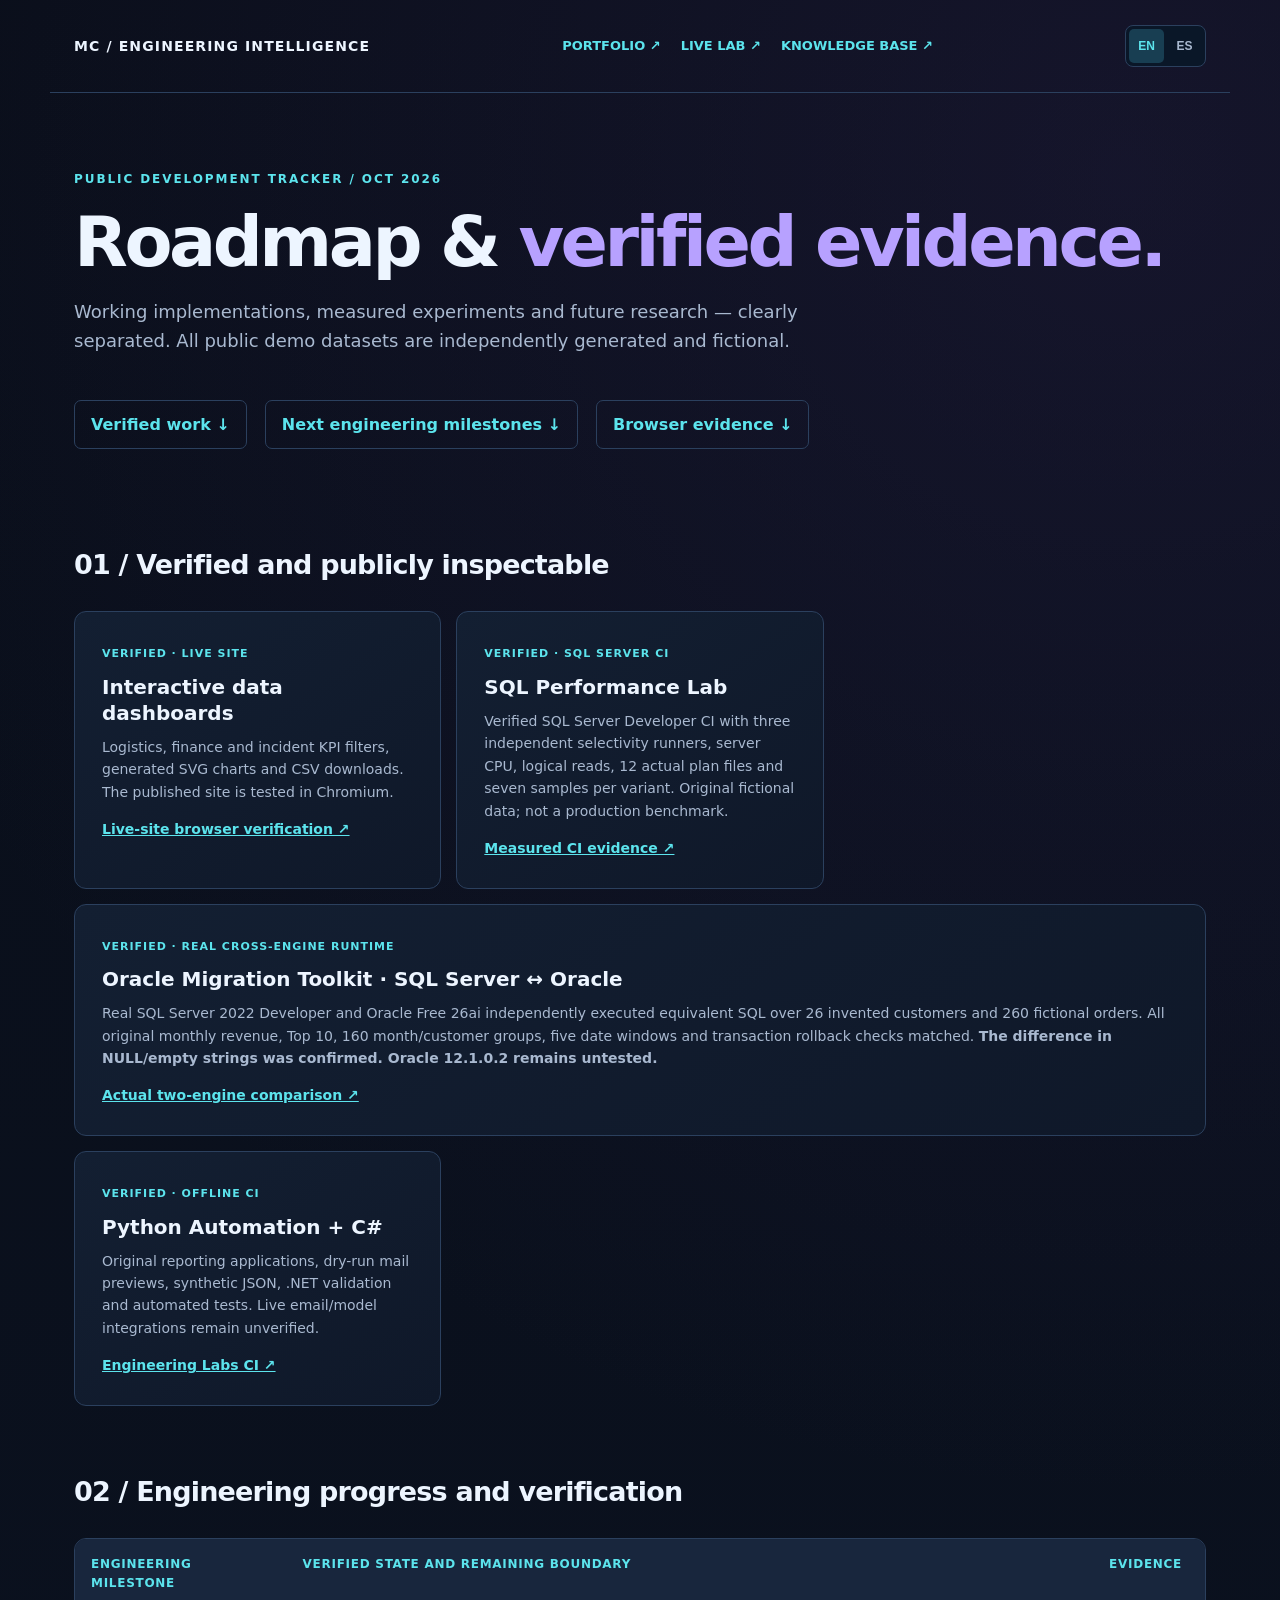
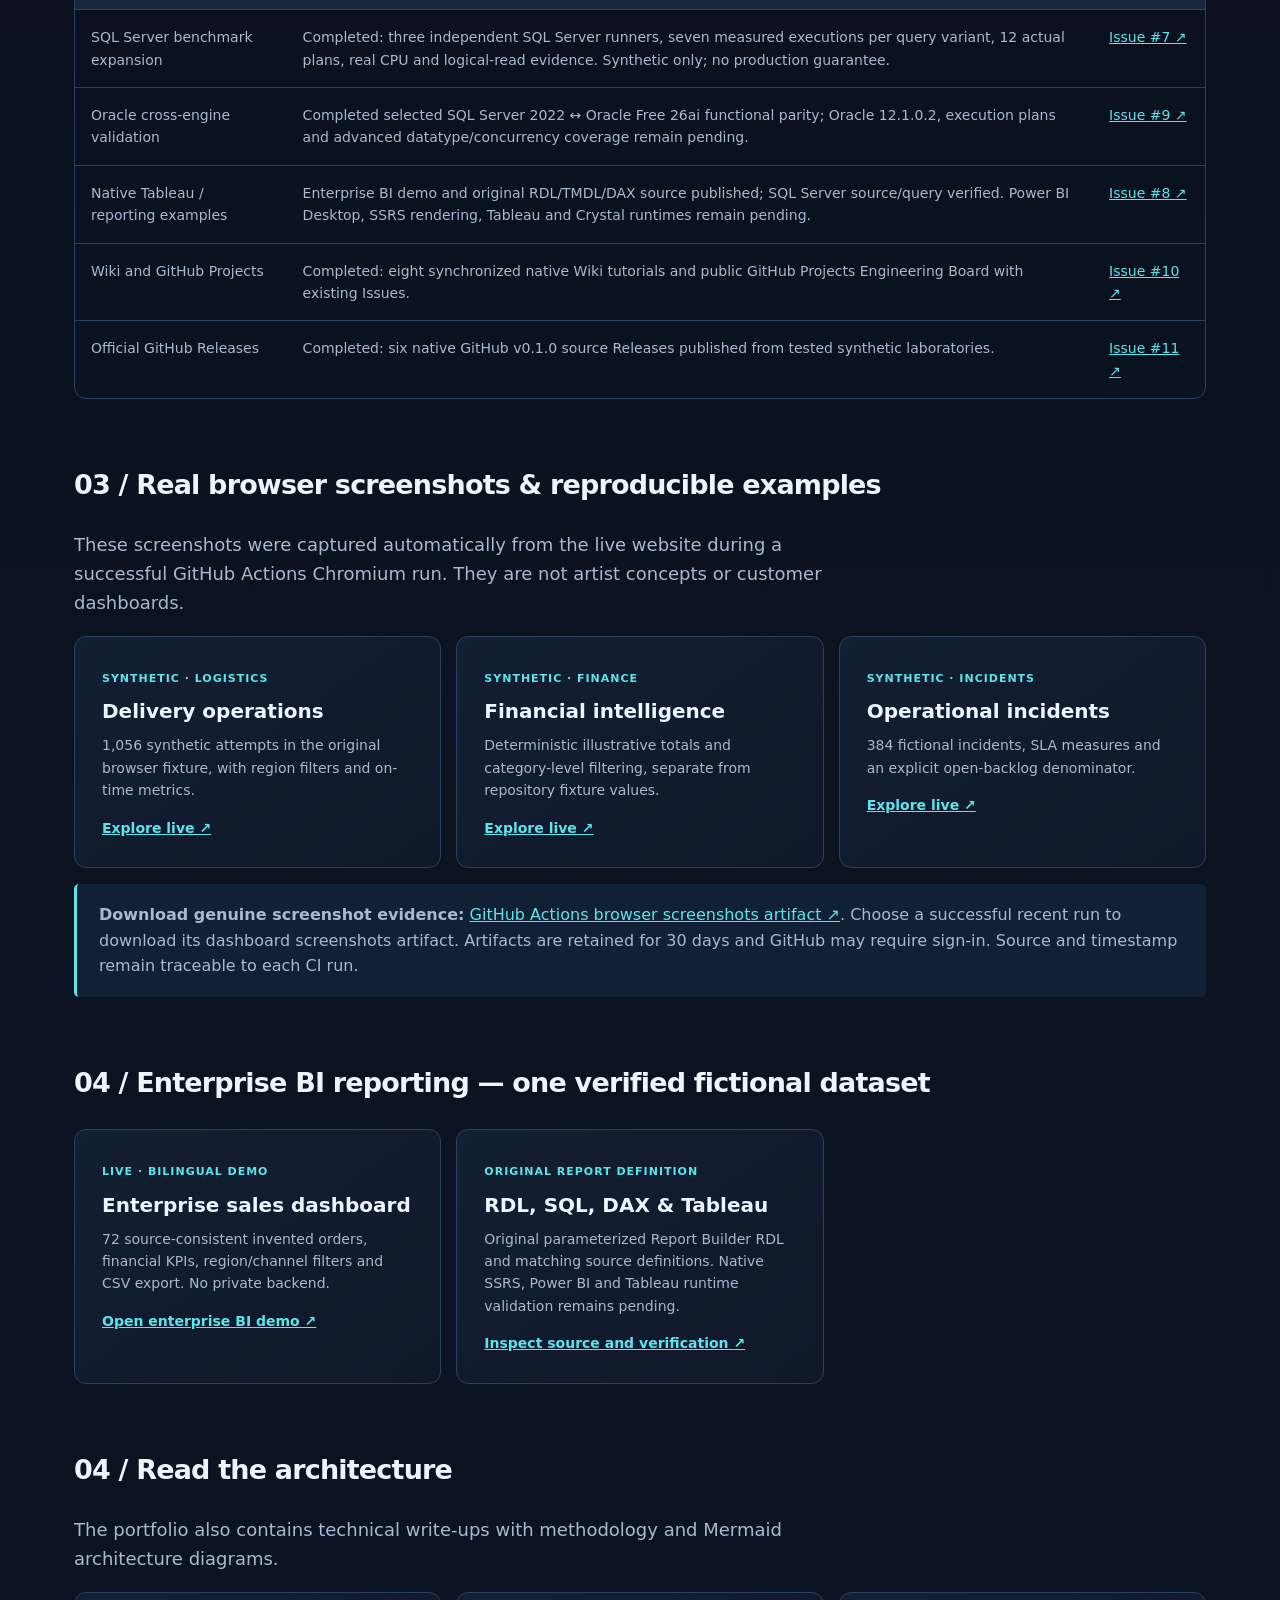
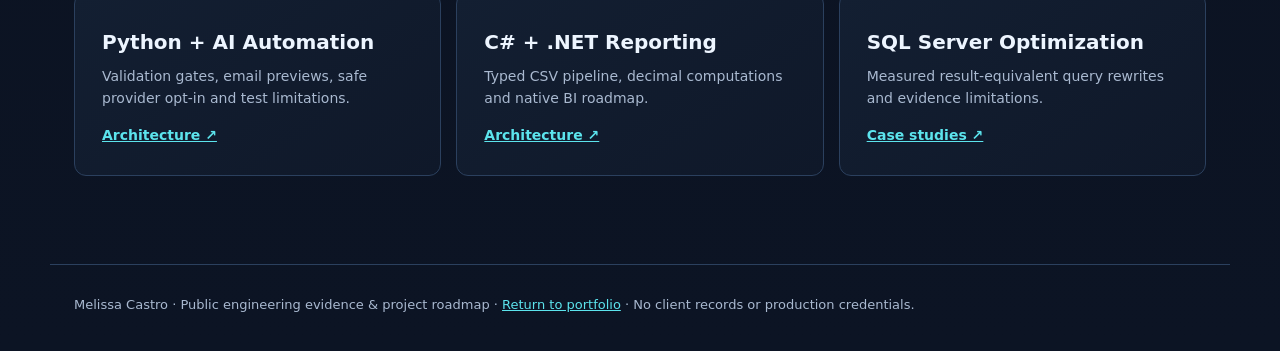
<file: roadmap.html>
<!DOCTYPE html>
<html lang="en">
<head>
<meta charset="utf-8"><meta name="viewport" content="width=device-width,initial-scale=1">
<meta name="color-scheme" content="dark"><meta name="theme-color" content="#080c17">
<meta name="description" content="Melissa Castro's transparent engineering portfolio roadmap with verifiable CI runs, synthetic demos, implementation milestones and known limitations.">
<link rel="canonical" href="https://dicureck.github.io/roadmap.html"><link rel="icon" href="assets/favicon.svg" type="image/svg+xml">
<title>Engineering Roadmap & Evidence | Melissa Castro</title>
<style>
:root{color-scheme:dark;--bg:#090e19;--panel:#111e31;--line:#2b405e;--text:#edf5ff;--muted:#a9b9d0;--cyan:#5ce4ed;--purple:#b7a1ff}
*{box-sizing:border-box}html{scroll-behavior:smooth}body{margin:0;background:radial-gradient(circle at 88% 5%,#30245350,transparent 37%),linear-gradient(#090e19,#0c1424);color:var(--text);font:16px/1.6 system-ui,-apple-system,Segoe UI,sans-serif}
a{color:var(--cyan)}a:hover{color:#fff}a:focus-visible{outline:3px solid var(--cyan);outline-offset:4px}header,main,footer{max-width:1180px;margin:auto;padding-left:24px;padding-right:24px}
header{padding-top:25px;padding-bottom:25px;display:flex;align-items:center;justify-content:space-between;gap:20px;border-bottom:1px solid var(--line)}
header strong{letter-spacing:.08em;font-size:14px}header nav{display:flex;flex-wrap:wrap;gap:20px}header nav a{text-decoration:none;font-size:13px;font-weight:700}
main{padding-top:65px;padding-bottom:88px}.eyebrow{font-size:12px;letter-spacing:.16em;color:var(--cyan);font-weight:700;text-transform:uppercase}
h1{font-size:clamp(38px,7vw,70px);letter-spacing:-.05em;line-height:1.07;margin:16px 0}h1 em{font-style:normal;color:var(--purple)}.lede{color:var(--muted);font-size:18px;max-width:770px}
.summary{display:flex;gap:18px;flex-wrap:wrap;padding:24px 0 30px;margin-top:20px}.summary a{display:inline-flex;border:1px solid var(--line);padding:11px 16px;border-radius:7px;text-decoration:none;font-weight:650}
h2{font-size:27px;letter-spacing:-.03em;margin:0 0 25px}section{margin-top:64px}.cards{display:grid;grid-template-columns:repeat(3,minmax(0,1fr));gap:15px}
.card{border:1px solid var(--line);background:linear-gradient(145deg,#131f32,#0f1829);padding:27px;border-radius:12px;min-width:0}.card h3{margin:9px 0 10px;font-size:20px;line-height:1.3}.card p{color:var(--muted);font-size:14px;margin:0 0 13px}.card a{font-size:14px;font-weight:650}.status{font-size:11px;letter-spacing:.09em;color:var(--cyan);font-weight:800}.status.planned{color:var(--purple)}.full{grid-column:1/-1}
.table-wrap{overflow-x:auto;border:1px solid var(--line);border-radius:12px}table{border-collapse:collapse;min-width:650px;width:100%}th,td{text-align:left;padding:16px;border-bottom:1px solid var(--line);vertical-align:top;font-size:14px}th{color:var(--cyan);background:#18263d;font-size:12px;letter-spacing:.06em;text-transform:uppercase}td{color:var(--muted)}tr:last-child td{border-bottom:0}
.notice{border-left:3px solid var(--cyan);background:#102035;padding:18px 22px;color:var(--muted);border-radius:5px}
footer{border-top:1px solid var(--line);padding-top:30px;padding-bottom:35px;color:var(--muted);font-size:13px}
@media(max-width:840px){.cards{grid-template-columns:1fr 1fr}}@media(max-width:600px){.cards{grid-template-columns:1fr}header{align-items:flex-start;flex-direction:column}main{padding-top:45px}.lede{font-size:16px}}
@media(prefers-reduced-motion:reduce){html{scroll-behavior:auto}}

.language-switch{display:flex;align-items:center;gap:3px;padding:3px;border:1px solid var(--line);border-radius:8px;background:#0a1728}.language-switch button{background:transparent;border:0;border-radius:5px;color:var(--muted);font-size:12px;font-weight:800;min-width:35px;min-height:34px;cursor:pointer}.language-switch button[aria-pressed="true"]{background:#183e52;color:var(--cyan)}.language-switch button:focus-visible{outline:2px solid var(--cyan);outline-offset:2px}
</style>
<script src="i18n.20261015.js" defer></script></head>
<body>
<header><strong>MC / ENGINEERING INTELLIGENCE</strong><nav aria-label="Navigation"><a href="/">PORTFOLIO ↗</a><a href="/?demo=logistics#lab">LIVE LAB ↗</a><a href="https://github.com/Dicureck/Dicureck/tree/main/knowledge-base">KNOWLEDGE BASE ↗</a></nav><div class="language-switch" role="group" aria-label="Language / Idioma"><button type="button" data-set-language="en" aria-pressed="true" title="English">EN</button><button type="button" data-set-language="es" aria-pressed="false" title="Español">ES</button></div></header>
<main>
<p class="eyebrow">PUBLIC DEVELOPMENT TRACKER / OCT 2026</p>
<h1>Roadmap &amp; <em>verified evidence.</em></h1>
<p class="lede">Working implementations, measured experiments and future research — clearly separated. All public demo datasets are independently generated and fictional.</p>
<div class="summary"><a href="#verified">Verified work ↓</a><a href="#next">Next engineering milestones ↓</a><a href="#evidence">Browser evidence ↓</a></div>
<section id="verified"><h2>01 / Verified and publicly inspectable</h2>
<div class="cards">
<article class="card"><span class="status">VERIFIED · LIVE SITE</span><h3>Interactive data dashboards</h3><p>Logistics, finance and incident KPI filters, generated SVG charts and CSV downloads. The published site is tested in Chromium.</p><a href="https://github.com/Dicureck/dicureck.github.io/actions/runs/38812402350">Live-site browser verification ↗</a></article>
<article class="card"><span class="status">VERIFIED · SQL SERVER CI</span><h3>SQL Performance Lab</h3><p>Verified SQL Server Developer CI with three independent selectivity runners, server CPU, logical reads, 12 actual plan files and seven samples per variant. Original fictional data; not a production benchmark.</p><a href="https://github.com/Dicureck/sql-performance-lab/blob/main/docs/verified-deep-profile-2026-10-16.md">Measured CI evidence ↗</a></article>
<article class="card full"><span class="status">VERIFIED · REAL CROSS-ENGINE RUNTIME</span><h3>Oracle Migration Toolkit · SQL Server ↔ Oracle</h3><p>Real SQL Server 2022 Developer and Oracle Free 26ai independently executed equivalent SQL over 26 invented customers and 260 fictional orders. All original monthly revenue, Top 10, 160 month/customer groups, five date windows and transaction rollback checks matched. <strong>The difference in NULL/empty strings was confirmed. Oracle 12.1.0.2 remains untested.</strong></p><a href="https://github.com/Dicureck/oracle-migration-toolkit/blob/main/docs/verified-cross-engine-parity-2026-10-16.md">Actual two-engine comparison ↗</a></article>
<article class="card"><span class="status">VERIFIED · OFFLINE CI</span><h3>Python Automation + C#</h3><p>Original reporting applications, dry-run mail previews, synthetic JSON, .NET validation and automated tests. Live email/model integrations remain unverified.</p><a href="https://github.com/Dicureck/Dicureck/actions/workflows/engineering-labs.yml">Engineering Labs CI ↗</a></article>
</div></section>
<section id="next"><h2>02 / Engineering progress and verification</h2>
<div class="table-wrap"><table>
<thead><tr><th>Engineering milestone</th><th>Verified state and remaining boundary</th><th>Evidence</th></tr></thead><tbody>
<tr><td>SQL Server benchmark expansion</td><td>Completed: three independent SQL Server runners, seven measured executions per query variant, 12 actual plans, real CPU and logical-read evidence. Synthetic only; no production guarantee.</td><td><a href="https://github.com/Dicureck/Dicureck/issues/7">Issue #7 ↗</a></td></tr>
<tr><td>Oracle cross-engine validation</td><td>Completed selected SQL Server 2022 ↔ Oracle Free 26ai functional parity; Oracle 12.1.0.2, execution plans and advanced datatype/concurrency coverage remain pending.</td><td><a href="https://github.com/Dicureck/Dicureck/issues/9">Issue #9 ↗</a></td></tr>
<tr><td>Native Tableau / reporting examples</td><td>Enterprise BI demo and original RDL/TMDL/DAX source published; SQL Server source/query verified. Power BI Desktop, SSRS rendering, Tableau and Crystal runtimes remain pending.</td><td><a href="https://github.com/Dicureck/Dicureck/issues/8">Issue #8 ↗</a></td></tr>
<tr><td>Wiki and GitHub Projects</td><td>Completed: eight synchronized native Wiki tutorials and public GitHub Projects Engineering Board with existing Issues.</td><td><a href="https://github.com/Dicureck/Dicureck/issues/10">Issue #10 ↗</a></td></tr>
<tr><td>Official GitHub Releases</td><td>Completed: six native GitHub v0.1.0 source Releases published from tested synthetic laboratories.</td><td><a href="https://github.com/Dicureck/Dicureck/issues/11">Issue #11 ↗</a></td></tr>
</tbody></table></div></section>
<section id="evidence"><h2>03 / Real browser screenshots &amp; reproducible examples</h2>
<p class="lede">These screenshots were captured automatically from the live website during a successful GitHub Actions Chromium run. They are not artist concepts or customer dashboards.</p>
<div class="cards">
<article class="card"><span class="status">SYNTHETIC · LOGISTICS</span><h3>Delivery operations</h3><p>1,056 synthetic attempts in the original browser fixture, with region filters and on-time metrics.</p><a href="/?demo=logistics#lab">Explore live ↗</a></article>
<article class="card"><span class="status">SYNTHETIC · FINANCE</span><h3>Financial intelligence</h3><p>Deterministic illustrative totals and category-level filtering, separate from repository fixture values.</p><a href="/?demo=finance#lab">Explore live ↗</a></article>
<article class="card"><span class="status">SYNTHETIC · INCIDENTS</span><h3>Operational incidents</h3><p>384 fictional incidents, SLA measures and an explicit open-backlog denominator.</p><a href="/?demo=incidents#lab">Explore live ↗</a></article>
</div>
<p class="notice"><strong>Download genuine screenshot evidence:</strong> <a href="https://github.com/Dicureck/dicureck.github.io/actions/workflows/live-site-smoke.yml">GitHub Actions browser screenshots artifact ↗</a>. Choose a successful recent run to download its dashboard screenshots artifact. Artifacts are retained for 30 days and GitHub may require sign-in. Source and timestamp remain traceable to each CI run.</p>
</section>
<section id="enterprise-bi"><h2>04 / Enterprise BI reporting — one verified fictional dataset</h2><div class="cards"><article class="card"><span class="status">LIVE · BILINGUAL DEMO</span><h3>Enterprise sales dashboard</h3><p>72 source-consistent invented orders, financial KPIs, region/channel filters and CSV export. No private backend.</p><a href="enterprise-bi.html">Open enterprise BI demo ↗</a></article><article class="card"><span class="status">ORIGINAL REPORT DEFINITION</span><h3>RDL, SQL, DAX &amp; Tableau</h3><p>Original parameterized Report Builder RDL and matching source definitions. Native SSRS, Power BI and Tableau runtime validation remains pending.</p><a href="https://github.com/Dicureck/Dicureck/tree/main/engineering-labs/enterprise-bi-reporting">Inspect source and verification ↗</a></article></div></section>
<section><h2>04 / Read the architecture</h2><p class="lede">The portfolio also contains technical write-ups with methodology and Mermaid architecture diagrams.</p>
<div class="cards">
<article class="card"><h3>Python + AI Automation</h3><p>Validation gates, email previews, safe provider opt-in and test limitations.</p><a href="https://github.com/Dicureck/Dicureck/blob/main/case-studies/ai-automation.md">Architecture ↗</a></article>
<article class="card"><h3>C# + .NET Reporting</h3><p>Typed CSV pipeline, decimal computations and native BI roadmap.</p><a href="https://github.com/Dicureck/Dicureck/blob/main/case-studies/enterprise-reporting.md">Architecture ↗</a></article>
<article class="card"><h3>SQL Server Optimization</h3><p>Measured result-equivalent query rewrites and evidence limitations.</p><a href="https://github.com/Dicureck/sql-performance-lab/blob/main/docs/case-studies.md">Case studies ↗</a></article>
</div></section>
</main>
<footer>Melissa Castro · Public engineering evidence &amp; project roadmap · <a href="/">Return to portfolio</a> · No client records or production credentials.</footer>
</body>
</html>
</file>
<file: styles.css>
@import url('https://fonts.googleapis.com/css2?family=DM+Sans:wght@400;500;600;700&family=Space+Grotesk:wght@400;500;600;700&family=Space+Mono:wght@400;700&display=swap');
:root{--bg:#080c17;--surface:#0d1423;--surface2:#101b2d;--panel:#101828;--line:#223048;--line-strong:#395471;--white:#eff6fc;--muted:#8d9db6;--muted2:#667b96;--cyan:#56e6ef;--blue:#6aaeff;--purple:#ae91fa;--lime:#82edd1;--width:1240px;--r:15px}
*{box-sizing:border-box}html{scroll-behavior:smooth;scroll-padding-top:96px}body{margin:0;overflow-x:hidden;background:var(--bg);color:var(--white);font:16px/1.55 'DM Sans',system-ui,-apple-system,Segoe UI,sans-serif}button,select{font:inherit}button{cursor:pointer}button:disabled{cursor:default}a{color:inherit;text-decoration:none}a:hover{color:var(--cyan)}::selection{color:var(--bg);background:var(--cyan)}:focus-visible{outline:2px solid var(--cyan);outline-offset:4px}.content-wrap{width:min(calc(100% - 64px),var(--width));margin-inline:auto}.skip-link{position:absolute;left:20px;top:-70px;background:var(--white);color:var(--bg);padding:10px 16px;z-index:99}.skip-link:focus{top:10px}.page-grid{pointer-events:none;z-index:-3;position:fixed;inset:0;background-image:linear-gradient(to right,rgba(116,161,203,.042) 1px,transparent 1px),linear-gradient(to bottom,rgba(116,161,203,.037) 1px,transparent 1px);background-size:72px 72px;mask-image:linear-gradient(to bottom,black,transparent 80%)}.ambient{pointer-events:none;z-index:-2;position:absolute;filter:blur(94px);border-radius:50%;opacity:.28}.ambient-one{width:460px;height:460px;right:8%;top:110px;background:#1866a5}.ambient-two{width:420px;height:420px;left:-220px;top:800px;background:#47348e}.site-header{position:sticky;z-index:40;top:0;background:rgba(8,12,23,.86);backdrop-filter:blur(16px);border-bottom:1px solid rgba(81,105,139,.22)}.navigation{height:87px;display:flex;align-items:center;gap:28px}.brand{display:flex;gap:13px;align-items:center;margin-right:auto}.brand-mark{display:grid;place-items:center;width:43px;height:43px;border:1px solid #396884;background:linear-gradient(145deg,#10223b,#16132b);border-radius:8px;font:700 17px 'Space Grotesk',sans-serif;letter-spacing:-2px}.brand-mark span,.footer-brand span{color:var(--cyan)}.brand-text{font:700 12px 'Space Grotesk',sans-serif;letter-spacing:.12em;line-height:1.35}.brand-sub{font:10px 'Space Mono',monospace;letter-spacing:.05em;display:block;color:var(--muted);margin-top:5px}.nav-links{display:flex;align-items:center;gap:32px}.nav-links a,.nav-action{font:700 10px 'Space Mono',monospace;letter-spacing:.07em;color:#acbbd0}.nav-links a span{font-size:11px;color:var(--muted2)}.nav-links a:hover,.nav-action:hover{color:var(--cyan)}.nav-action{padding:12px 17px;border:1px solid #344960;border-radius:7px;color:var(--white)}.nav-action span{color:var(--cyan)}.menu-toggle{display:none;background:none;border:1px solid var(--line-strong);padding:12px;border-radius:8px}.menu-toggle span{display:block;height:2px;width:19px;background:var(--white);margin:3px 0}.section{padding-top:125px;padding-bottom:125px}.hero{min-height:780px;display:grid;grid-template-columns:1.07fr .93fr;align-items:center;gap:55px;position:relative;padding-top:110px;padding-bottom:126px}.hero-copy{position:relative;z-index:1}.eyebrow,.section-number,.hero-index,.hero-footnotes,.diagram-header,.diagram-footer,.diagram-caption,.scroll-marker,.visual-top,.visual-bottom,.card-category,.tags,.card-actions,.filter-chip,.lab-signature,.lab-overline,.lab-toolbar,.lab-controls label,.chart-heading span,.chart-foot,.lab-notes>p:first-child,.lab-warning,.process-num,.skill-panel>span,.contact-email,.footer-inner{font-family:'Space Mono',monospace}.eyebrow{font-size:10px;letter-spacing:.085em;color:var(--cyan);display:flex;align-items:center;gap:12px}.status-pulse,.signal-dot{width:7px;height:7px;display:inline-block;border-radius:50%;background:var(--lime);box-shadow:0 0 0 4px rgba(130,237,209,.1),0 0 15px rgba(130,237,209,.5)}.eyebrow-divider{color:var(--muted2)}.hero-index{font-size:11px;letter-spacing:.12em;color:#7b8cab;margin:52px 0 14px}.hero h1,h2,h3{font-family:'Space Grotesk',sans-serif}.hero h1{font-size:clamp(55px,5.65vw,92px);line-height:1.035;letter-spacing:-.064em;font-weight:700;margin:0}.text-gradient{background:linear-gradient(100deg,#64e9f4 0%,#86caff 47%,#b89cf9 100%);-webkit-background-clip:text;background-clip:text;color:transparent}.cursor{font-weight:400;color:var(--cyan);font-size:.78em;animation:blink 1.1s step-end infinite}@keyframes blink{50%{opacity:0}}.hero-intro{font-size:17px;line-height:1.75;color:#aab9cf;max-width:540px;margin:29px 0 0}.hero-intro strong{color:var(--white);font-weight:600}.hero-actions,.contact-actions{display:flex;flex-wrap:wrap;gap:12px;margin-top:35px}.button{display:inline-flex;align-items:center;gap:15px;justify-content:center;border:1px solid #4c657b;padding:16px 22px;border-radius:7px;font:700 11px 'Space Mono',monospace;letter-spacing:.04em;transition:transform .2s,background .2s,border .2s}.button:hover{transform:translateY(-3px)}.button.primary{color:#06141a;border-color:#5edcea;background:linear-gradient(120deg,#72edf1,#75cfff)}.button.primary:hover{background:#a2f5f3;color:#06141a}.button.ghost{background:rgba(10,22,37,.65);color:#dbeafa}.button.ghost:hover{border-color:var(--cyan);color:var(--cyan)}.button-arrow{font-size:18px;font-weight:400}.hero-footnotes{display:flex;flex-wrap:wrap;gap:30px;margin-top:57px;color:#91a4bb;font-size:10px;letter-spacing:.04em}.hero-footnotes i{display:inline-block;width:5px;height:5px;background:#83aecb;border-radius:50%;vertical-align:middle;margin-right:7px}.hero-visual{max-width:540px;width:100%;justify-self:end;border:1px solid rgba(92,127,161,.4);border-radius:14px;overflow:hidden;background:linear-gradient(140deg,#0b1728,#11152a 80%);box-shadow:0 25px 120px rgba(0,0,0,.48),0 0 70px rgba(43,110,207,.07)}.diagram-header,.diagram-footer{min-height:49px;padding:0 21px;display:flex;align-items:center;justify-content:space-between;font-size:9px;color:#8796aa;gap:10px}.diagram-header{border-bottom:1px solid rgba(73,113,143,.28)}.window-controls{display:flex;gap:6px}.window-controls b{display:block;width:7px;height:7px;border-radius:50%;background:#54708c}.window-controls b:first-child{background:#fa818f}.window-controls b:nth-child(2){background:#ebb45a}.window-controls b:nth-child(3){background:#62cdb4}.diagram-live{color:#75ded4;letter-spacing:.06em}.diagram-content{background:radial-gradient(circle at 50% 42%,rgba(41,81,137,.27),transparent 64%);position:relative}.system-orbit{width:100%;height:auto;display:block}.diagram-caption{display:flex;align-items:center;justify-content:space-between;gap:10px;font-size:9px;letter-spacing:.07em;padding:0 25px 15px;color:#90b4d3}.micro-icon{color:var(--cyan);font-size:17px}.diagram-footer{border-top:1px solid rgba(73,113,143,.28)}.footer-cyan{color:var(--cyan)}.scroll-marker{position:absolute;bottom:20px;left:0;display:flex;align-items:center;gap:16px;font-size:9px;letter-spacing:.12em;color:#8392a9}.scroll-line{height:1px;width:94px;background:linear-gradient(90deg,#476f9d,transparent)}.stack-marquee{height:76px;overflow:hidden;display:flex;align-items:center;border-top:1px solid #24354b;border-bottom:1px solid #24354b;background:#0c1524}.marquee-content{display:flex;align-items:center;white-space:nowrap;justify-content:space-between;width:min(100% - 64px,1240px);margin:auto;gap:24px;color:#b1c0d6;font:700 11px 'Space Mono',monospace;letter-spacing:.09em}.marquee-content em{font-size:18px;color:var(--cyan);font-style:normal;opacity:.75}.section-head{display:flex;justify-content:space-between;align-items:flex-end;gap:40px;margin-bottom:44px}.section-number{font-size:11px;letter-spacing:.11em;color:var(--cyan);margin:0 0 25px}.section h2{font-size:clamp(38px,4.2vw,61px);letter-spacing:-.055em;line-height:1.11;margin:0 0 19px;font-weight:600}.section-lede{font-size:16px;color:#a5b4c8;line-height:1.75;max-width:650px;margin:0}.text-link{white-space:nowrap;font:700 11px 'Space Mono',monospace;color:var(--cyan);border-bottom:1px solid rgba(86,230,239,.38);padding-bottom:8px;letter-spacing:.04em}.text-link:hover{color:#fff}.filters{display:flex;flex-wrap:wrap;gap:10px;margin-bottom:29px}.filter-chip{padding:11px 17px;background:transparent;border:1px solid #34465d;border-radius:7px;color:#a3b5cf;font-size:10px;letter-spacing:.06em;transition:background .2s}.filter-chip:hover{border-color:var(--cyan)}.filter-chip.is-active{background:#c4ebff;border-color:#c4ebff;color:#071320;font-weight:700}.filter-chip span{color:#5d7488;margin-left:8px}.project-grid{display:grid;grid-template-columns:repeat(3,minmax(0,1fr));gap:21px}.project-card{background:#0d1626;border:1px solid #26374c;border-radius:12px;overflow:hidden;min-width:0;display:flex;flex-direction:column;transition:border .2s,transform .25s,box-shadow .25s}.project-card:hover{transform:translateY(-5px);border-color:#518ca6;box-shadow:0 24px 50px rgba(0,0,0,.18)}.project-card[hidden]{display:none}.project-card.feature{grid-column:span 1}.card-visual{height:205px;position:relative;overflow:hidden;padding:18px 20px;display:flex;flex-direction:column;justify-content:space-between;background:linear-gradient(150deg,#0b2434,#10182b);border-bottom:1px solid #23374d}.visual-top,.visual-bottom{color:#91c5da;font-size:9px;letter-spacing:.075em;display:flex;justify-content:space-between;z-index:2}.visual-bottom{color:#87a2be}.tiny-pulse{color:var(--cyan)}.card-visual:before{content:"";position:absolute;inset:0;background-image:linear-gradient(90deg,#87bbfd10 1px,transparent 1px),linear-gradient(#87bbfd0b 1px,transparent 1px);background-size:30px 30px}.card-sql{background:radial-gradient(circle at 80% 60%,#124965,#0c1929 70%)}.sql-visual{display:flex;align-items:center;justify-content:space-between;gap:10px;position:relative}.code-lines{display:grid;gap:4px;font:11px 'Space Mono',monospace;color:#9ecce0;flex-shrink:0}.code-lines span:nth-child(2){color:#c3acf7}.code-indent{padding-left:11px}.curve{position:absolute;right:-12px;top:-12px;width:58%;opacity:.85}.curve svg{display:block;width:100%;height:auto}.card-oracle{background:radial-gradient(circle at 53% 65%,#263a6d,#131526 70%)}.migration-art{z-index:1;display:flex;justify-content:center;align-items:center;gap:22px}.db-pillar{width:85px;height:86px;border-radius:50% / 20%;border:2px solid #70d5ef;box-shadow:0 0 30px #25a8e729,inset 0 0 20px #61d0ef1f;background:linear-gradient(#163750,#132036);display:flex;flex-direction:column;align-items:center;justify-content:center;transform:perspective(100px) rotateX(3deg)}.db-pillar span{font:700 23px 'Space Grotesk'}.db-pillar small{font:10px 'Space Mono';color:#b8d9e6}.db-pillar.purple{border-color:#b5a1ff;box-shadow:0 0 30px #ab77e72d,inset 0 0 20px #8c6eef1f;background:linear-gradient(#33254c,#1b1834)}.migration-arrow{display:flex;align-items:center;flex-direction:column;font:22px 'Space Mono';color:var(--cyan)}.migration-arrow small{font-size:9px;color:#afb9cc}.card-logistics{background:radial-gradient(ellipse at 70% 20%,#113d57,#0f2132 70%)}.mini-chart{width:100%;max-width:380px;align-self:center;z-index:1}.card-finance{background:radial-gradient(ellipse at 70% 90%,#28255a,#101c32 75%)}.finance-visual{z-index:1;display:flex;align-items:center;justify-content:center;gap:25px;height:115px}.finance-bars{height:105px;display:flex;gap:10px;align-items:flex-end}.finance-bars i{display:block;width:18px;border-radius:3px 3px 0 0;background:linear-gradient(#b49afa,#586fcd)}.finance-index{display:flex;flex-direction:column;font:12px 'Space Mono';color:#ac9edc}.finance-index strong{font:600 32px 'Space Grotesk';letter-spacing:.05em;color:#e9e0ff}.card-quality{background:radial-gradient(circle at 53% 53%,#10413c,#102125 77%)}.quality-art{z-index:1;display:flex;gap:25px;justify-content:center;align-items:center;font:50px 'Space Mono';color:#5ae1cf}.quality-art div{display:grid;grid-template-columns:22px 1fr;column-gap:10px;row-gap:5px;align-items:center}.quality-art small{color:#c3e4df;font:10px 'Space Mono'}.quality-art em{font:15px 'Space Mono';font-style:normal}.card-incidents{background:radial-gradient(ellipse at 76% 75%,#43314b,#1c1830 75%)}.incident-visual{z-index:1;display:grid;gap:12px;width:70%;align-self:center}.incident-visual div{display:flex;gap:15px;align-items:center}.incident-visual span{width:65px;font:10px 'Space Mono';color:#c9c0e3}.incident-visual i{display:block;height:12px;border-radius:2px;background:linear-gradient(90deg,#8368d2,#c2a1ec)}.card-body{padding:23px 23px 19px;display:flex;flex:1;flex-direction:column;gap:0}.card-category{font-size:9px;color:var(--cyan);letter-spacing:.06em;display:flex;justify-content:space-between}.card-category span{color:#667e98}.card-body h3{font-size:22px;line-height:1.22;letter-spacing:-.035em;margin:17px 0 10px;font-weight:600}.card-body>p{font-size:13px;color:#a3b4ca;line-height:1.66;margin:0 0 20px;min-height:64px}.tags{display:flex;flex-wrap:wrap;gap:6px;margin-top:auto}.tags span{font-size:9px;color:#bfd2e6;border:1px solid #2a4055;background:#152338;padding:4px 7px;border-radius:3px}.card-actions{display:flex;align-items:center;justify-content:space-between;gap:10px;margin-top:23px;padding-top:15px;border-top:1px solid #28394d;font-size:10px;font-weight:700}.card-actions>a,.demo-link{color:var(--cyan)}.demo-link{background:none;border:0;font:700 10px 'Space Mono';letter-spacing:0;padding:6px 0}.demo-link:hover{text-decoration:underline}.preview-label{font-size:8px;color:#7e97b2}.lab-section{background:#0b1424;border-block:1px solid #23344b;position:relative}.lab-section:before{content:"";position:absolute;right:0;top:0;width:35%;height:100%;background:radial-gradient(ellipse at 100% 35%,#36306740,transparent 65%);pointer-events:none}.lab-signature{font-size:11px;color:#72e4d9;text-align:right}.lab-signature span:last-child{display:block;margin-top:10px;color:#7893b1;font-size:10px}.lab-console{position:relative;border:1px solid #3c506a;border-radius:12px;overflow:hidden;background:#0b111f;box-shadow:0 32px 85px #00000037}.lab-toolbar{height:56px;background:#101b2c;border-bottom:1px solid #2c3e51;display:flex;align-items:center;gap:20px;padding:0 23px;font-size:10px}.terminal-dots{display:flex;gap:6px}.terminal-dots i{width:8px;height:8px;border-radius:50%;background:#cf718a}.terminal-dots i:nth-child(2){background:#dfb56c}.terminal-dots i:nth-child(3){background:#61c2aa}.lab-tabs{display:flex;align-self:stretch;align-items:stretch;gap:4px;margin:auto}.lab-tabs button{border:0;background:transparent;color:#9faec3;padding:0 16px;font:700 10px 'Space Mono';border-bottom:2px solid transparent;letter-spacing:.04em}.lab-tabs button[aria-selected=true]{border-color:var(--cyan);color:var(--cyan)}.lab-tabs button:hover{color:#fff}.toolbar-id{color:#6d87a4}.lab-overview{display:flex;align-items:flex-end;justify-content:space-between;gap:20px;padding:34px 35px 26px}.lab-overline{font-size:10px;letter-spacing:.1em;color:var(--cyan);margin:0 0 9px}.lab-overview h3{font-size:29px;letter-spacing:-.035em;margin:0}.lab-overview p:last-child{color:#a6b3c6;margin:6px 0 0;font-size:14px}.lab-controls{display:flex;align-items:center;gap:12px}.lab-controls label{font-size:10px;color:#9bb0c7}.lab-controls select{appearance:none;min-width:144px;padding:12px 33px 12px 13px;background:#121f34 url("data:image/svg+xml,%3Csvg xmlns='http://www.w3.org/2000/svg' width='12' height='12' viewBox='0 0 12 12'%3E%3Cpath d='M2 4l4 4 4-4' stroke='%23a8bbd7' fill='none' stroke-width='1.5'/%3E%3C/svg%3E") no-repeat right 12px center;border:1px solid #334861;color:#e2ebf7;border-radius:5px;font-size:13px}.download-data{background:#162f45;border:1px solid #466985;padding:11px 13px;font:700 11px 'Space Mono';color:#93e4f7;border-radius:5px}.download-data:hover{background:#22435a}.metric-grid{display:grid;grid-template-columns:repeat(4,minmax(0,1fr));border-block:1px solid #27364b}.metric{padding:25px 34px;border-right:1px solid #27364b;min-width:0}.metric:last-child{border-right:0}.metric>span{display:block;color:#a4b5ca;font-size:12px}.metric strong{display:block;font:600 clamp(25px,3vw,37px) 'Space Grotesk';letter-spacing:-.035em;margin:9px 0 4px}.metric small{font-size:10px;color:#748da8}.chart-layout{display:grid;grid-template-columns:minmax(0,1fr) 260px}.main-chart{padding:34px 30px}.chart-heading{display:flex;justify-content:space-between;align-items:center;gap:10px;margin-bottom:15px}.chart-heading strong{font-size:14px;font-weight:600}.chart-heading span{font-size:9px;color:#7692ac}.main-chart svg{width:100%;height:auto;max-height:300px;display:block}.chart-foot{font-size:10px;color:#71869f;margin-top:6px}.lab-notes{padding:32px 25px;border-left:1px solid #2d3b50;background:#101828}.lab-notes>p:first-child{color:var(--cyan);font-size:10px;margin:0}.lab-notes h4{font:600 23px/1.22 'Space Grotesk';letter-spacing:-.035em;margin:22px 0 12px}.lab-notes>p:not(:first-child){font-size:13px;line-height:1.75;color:#9aacc3}.lab-notes>a{display:inline-block;margin-top:18px;color:#6ee6ee;font:700 10px 'Space Mono';padding-bottom:7px;border-bottom:1px solid #326d7f}.lab-warning{margin-top:38px;padding-top:20px;border-top:1px solid #344057;color:#839ab4;line-height:1.7;font-size:10px}.lab-warning span{font-size:18px;color:var(--purple)}.process-grid{display:grid;grid-template-columns:repeat(4,minmax(0,1fr));gap:15px;margin-top:50px}.process-card{border:1px solid #2c3a53;background:linear-gradient(150deg,#0e1727,#0c1220);border-radius:10px;padding:30px 24px 35px;min-height:255px}.process-num{color:#79a8c8;font-size:10px}.process-glyph{font-size:44px;color:var(--cyan);font-family:'Space Grotesk';margin:26px 0 18px;height:47px;line-height:1}.process-card:nth-child(2) .process-glyph,.process-card:nth-child(4) .process-glyph{color:var(--purple)}.process-card h3{font-size:18px;letter-spacing:-.025em;margin:0 0 10px}.process-card p{color:#9bacc4;font-size:13px;line-height:1.75;margin:0}.capabilities-section{background:#0b1322;border-block:1px solid #28364b}.capabilities-grid{display:grid;grid-template-columns:.9fr 1.1fr;gap:65px}.capabilities-grid .text-link{display:inline-block;margin-top:26px}.skill-panels{display:grid;gap:14px}.skill-panel{background:linear-gradient(100deg,#111d31,#0e1626);border:1px solid #263950;border-radius:9px;padding:23px 24px}.skill-panel>span{font-size:10px;letter-spacing:.09em;color:var(--cyan)}.skill-tags{display:flex;flex-wrap:wrap;gap:8px;margin-top:16px}.skill-tags b{font-size:12px;font-weight:500;background:#172941;border:1px solid #29445f;border-radius:5px;padding:6px 10px;color:#c1d2e9}.contact-section{text-align:center;position:relative;overflow:hidden;padding-top:140px;padding-bottom:145px}.contact-section .section-number{position:relative;z-index:2}.contact-section h2{font-size:clamp(43px,5vw,78px);position:relative;z-index:2}.contact-section p:not(.section-number):not(.contact-email){max-width:560px;margin:24px auto 0;color:#aebed2;position:relative;z-index:2}.contact-actions{justify-content:center;position:relative;z-index:2;margin-top:35px}.contact-email{font-size:11px;letter-spacing:.14em;color:#6a879d;margin-top:35px}.contact-orbit{position:absolute;width:620px;height:620px;left:50%;top:20px;transform:translateX(-50%);border:1px solid rgba(85,142,177,.10);box-shadow:0 0 0 76px rgba(58,95,169,.018),0 0 0 155px rgba(59,96,167,.012),inset 0 0 90px #3770a714;border-radius:50%;pointer-events:none}.site-footer{border-top:1px solid #26374e;background:#09101c}.footer-inner{display:flex;justify-content:space-between;align-items:center;gap:15px;padding:30px 0;font-size:10px;letter-spacing:.04em;color:#8298b3}.footer-brand{color:#c7d5e9}.footer-inner a{color:var(--cyan)}
@media(max-width:1100px){.nav-links{gap:15px}.navigation{gap:18px}.hero{gap:35px}.hero h1{font-size:clamp(51px,6.1vw,78px)}.project-grid{grid-template-columns:repeat(2,minmax(0,1fr))}.chart-layout{grid-template-columns:minmax(0,1fr) 235px}.metric{padding:21px 18px}.process-grid{grid-template-columns:repeat(2,1fr)}.capabilities-grid{gap:35px}.marquee-content{font-size:10px;gap:10px}}
@media(max-width:760px){.content-wrap{width:min(calc(100% - 36px),var(--width))}.navigation{height:68px}.brand-text{font-size:11px}.brand-sub{font-size:8px}.nav-action{display:none}.menu-toggle{display:block}.nav-links{display:none;position:absolute;top:68px;left:0;right:0;padding:15px 20px 25px;background:#0c1424;border-bottom:1px solid #324762;box-shadow:0 20px 40px #0008;flex-direction:column;align-items:stretch;gap:0}.nav-links.is-open{display:flex}.nav-links a{padding:14px;border-bottom:1px solid #25374d;font-size:12px}.hero{min-height:unset;grid-template-columns:1fr;gap:40px;padding-top:73px;padding-bottom:90px}.hero h1{font-size:clamp(49px,10.6vw,74px)}.hero-index{margin-top:35px}.hero-intro{font-size:15px}.hero-footnotes{margin-top:32px;font-size:9px;gap:16px}.hero-visual{justify-self:center;max-width:500px}.scroll-marker{bottom:20px}.section{padding-top:90px;padding-bottom:90px}.section-head{display:block;margin-bottom:32px}.section-head .text-link{display:inline-block;margin-top:25px}.section h2{font-size:clamp(37px,7.5vw,52px)}.section-lede{font-size:14px}.stack-marquee{height:65px}.marquee-content{overflow:auto;scrollbar-width:none;width:100%;padding:0 18px;gap:24px}.marquee-content::-webkit-scrollbar{display:none}.project-grid{grid-template-columns:1fr}.card-visual{height:207px}.card-body>p{min-height:0}.lab-toolbar{gap:11px;padding:0 10px}.terminal-dots{display:none}.toolbar-id{display:none}.lab-tabs{width:100%;justify-content:space-around}.lab-tabs button{font-size:10px;padding:0 6px}.lab-overview{display:block;padding:25px 22px}.lab-controls{margin-top:22px;flex-wrap:wrap}.lab-controls select{flex:1}.lab-overview h3{font-size:24px}.metric-grid{grid-template-columns:repeat(2,minmax(0,1fr))}.metric{border-bottom:1px solid #27364b}.metric:nth-child(2){border-right:0}.metric:nth-child(n+3){border-bottom:0}.chart-layout{display:block}.main-chart{padding:27px 16px}.lab-notes{border-left:0;border-top:1px solid #2d3b50;padding:26px}.lab-warning{margin-top:20px}.process-grid{grid-template-columns:repeat(2,1fr)}.capabilities-grid{grid-template-columns:1fr}.contact-section{padding:105px 0}.footer-inner{flex-direction:column;text-align:center;gap:15px}.finance-visual{height:120px}}
@media(max-width:460px){.hero h1{font-size:clamp(44px,12vw,57px)}.eyebrow{font-size:9px;gap:8px}.button{width:100%}.filters{gap:7px}.filter-chip{padding:10px 11px;font-size:9px}.process-grid{grid-template-columns:1fr}.process-card{min-height:unset}.metric strong{font-size:27px}.lab-tabs button{font-size:9px}.chart-heading span{display:none}.card-body h3{font-size:21px}.contact-actions{gap:11px}.hero-visual{margin:0 -3px;width:calc(100% + 6px)}}
@media(prefers-reduced-motion:reduce){html{scroll-behavior:auto}.cursor{animation:none}.button,.project-card{transition:none}}

.proof-strip{display:flex;align-items:center;gap:30px;padding:21px 25px;margin:0 0 28px;border:1px solid #2d435c;background:linear-gradient(110deg,#101f32,#12182c);border-radius:9px}.proof-cell{display:flex;align-items:center;gap:14px}.proof-cell strong{font:600 30px 'Space Grotesk',sans-serif;color:var(--white);letter-spacing:-.045em;min-width:35px}.proof-cell span{display:block;max-width:136px;color:#a3bbd2;font:700 9px/1.55 'Space Mono',monospace;letter-spacing:.04em}.proof-cell span i{display:inline-block;font-style:normal;color:#65d7cf}.proof-link{margin-left:auto;white-space:nowrap;font:700 10px 'Space Mono',monospace;color:var(--cyan);letter-spacing:.02em}@media(max-width:980px){.proof-strip{flex-wrap:wrap;gap:18px 25px}.proof-link{margin-left:0}}@media(max-width:520px){.proof-strip{display:grid;grid-template-columns:1fr 1fr;gap:20px}.proof-cell{display:block}.proof-cell strong{display:block;margin-bottom:3px}.proof-link{grid-column:span 2}}

/* v1.0.1 — Header legibility, monogram layout, and anchor usability. */
.page-top-anchor{display:block;height:0;overflow:hidden}
.brand{flex-shrink:0;min-width:0}
.brand-mark{
  position:relative;display:flex;align-items:center;justify-content:center;
  width:48px;height:48px;flex:0 0 48px;white-space:nowrap;
  font:700 18px/1 'Space Grotesk',system-ui,sans-serif;letter-spacing:-.045em;
}
.brand-mark::after{
  content:"";position:absolute;right:7px;bottom:7px;width:4px;height:4px;
  border-radius:50%;background:var(--cyan);box-shadow:0 0 8px rgba(86,230,239,.7)
}
.brand-text{font-size:14px;line-height:1.35;letter-spacing:.095em}
.brand-sub{font-size:11px;margin-top:5px;letter-spacing:.045em}
.nav-links{gap:26px}
.nav-links a,.nav-action{font-size:12px;line-height:1.4;letter-spacing:.045em}
.nav-links a span{font-size:12px}
.nav-action{padding:13px 18px}
.navigation{min-height:88px;gap:24px}
.footer-inner a{font-size:12px;padding:10px 0}
@media(max-width:980px){
  .navigation{height:76px;min-height:76px}
  .nav-action{display:none}
  .menu-toggle{display:block}
  .nav-links{display:none;position:absolute;top:76px;left:0;right:0;
    padding:15px 20px 25px;background:#0c1424;border-bottom:1px solid #324762;
    box-shadow:0 20px 40px #0008;flex-direction:column;align-items:stretch;gap:0}
  .nav-links.is-open{display:flex}
  .nav-links a{padding:14px;border-bottom:1px solid #25374d;font-size:13px}
}
@media(max-width:760px){
  .navigation{height:76px;min-height:76px}
  .brand-text{font-size:12px}
  .brand-sub{font-size:10px}
  .nav-links{top:76px}
}
@media(max-width:390px){
  .brand-mark{width:44px;height:44px;flex-basis:44px;font-size:17px}
  .brand-text{font-size:11px}
  .brand-sub{font-size:9px}
}

/* v1.1 · case studies, direct demo links and responsive evidence panels */
.evidence-section{scroll-margin-top:110px}
.evidence-grid{display:grid;grid-template-columns:repeat(3,minmax(0,1fr));gap:18px}
.evidence-card,.evidence-next{border:1px solid #34445e;border-radius:12px;background:linear-gradient(145deg,#112039,#0e1525);padding:28px;position:relative;overflow:hidden}
.evidence-card::before{content:"";position:absolute;left:0;top:0;right:0;height:2px;background:linear-gradient(90deg,#58dfee,#b49bfe,transparent)}
.evidence-index{font:700 10px/1.5 'Space Mono',monospace;letter-spacing:.08em;color:#82dfef}
.evidence-card h3,.evidence-next h3{font:600 23px/1.25 'Space Grotesk',sans-serif;letter-spacing:-.03em;margin:16px 0 10px}
.evidence-card p,.evidence-next p{color:#b5c3d6;font-size:14px;line-height:1.75;margin:0 0 23px}
.evidence-actions{display:flex;gap:13px;flex-wrap:wrap;align-items:center}
.evidence-actions a{font:700 11px/1.5 'Space Mono',monospace;color:#79e4ed;border-bottom:1px solid #41657e;padding:7px 0}
.evidence-actions a:hover{color:#f2faff;border-bottom-color:#a6a3fc}
.evidence-next{display:flex;gap:24px;justify-content:space-between;align-items:center;margin-top:18px;background:linear-gradient(115deg,#131c32,#171c31)}
.evidence-next>div:first-child{max-width:630px}.evidence-next h3{margin-top:8px}.evidence-next p{margin-bottom:0}.evidence-next .evidence-actions{max-width:350px}
@media(max-width:980px){.evidence-grid{grid-template-columns:1fr 1fr}.evidence-grid .evidence-card:last-child{grid-column:1/-1}.evidence-next{display:block}.evidence-next .evidence-actions{max-width:none;margin-top:20px}}
@media(max-width:620px){.evidence-grid{grid-template-columns:1fr}.evidence-grid .evidence-card:last-child{grid-column:auto}.evidence-card,.evidence-next{padding:23px}.evidence-card p,.evidence-next p{font-size:13px}.evidence-section{scroll-margin-top:78px}}

/* EN / ES language switch, visible roadmap and linked INTEBI business website. */
.language-switch{display:flex;align-items:center;gap:2px;padding:3px;border:1px solid #395471;border-radius:8px;background:#0d1729;flex:none}
.language-switch button{border:0;border-radius:5px;min-height:34px;min-width:34px;background:transparent;color:#a9bbd0;font:700 11px 'Space Mono',monospace}
.language-switch button[aria-pressed="true"]{background:#1a4054;color:#71edf6}
.language-switch button:hover{color:white}
.language-switch button:focus-visible{outline:2px solid var(--cyan);outline-offset:3px}
.nav-links .nav-roadmap{color:var(--cyan)}
.button.roadmap-hero{border-color:#5976a4;color:#c6b5ff;background:linear-gradient(120deg,#13172a,#1b2440)}
.button.roadmap-hero:hover{color:white;border-color:#c2abff}
.contact-email a{color:var(--cyan);text-decoration:none;border-bottom:1px solid #4e8495}
.contact-email .intebi-website-link{color:#cbb9ff;border-bottom-color:#8774b5}
.contact-email a:hover{color:white}
.contact-separator{color:#8398b4}
.navigation{gap:13px}
.nav-links{gap:15px}
.nav-links a,.nav-action{font-size:11px}
@media(max-width:1150px){.navigation{height:76px;min-height:76px}.nav-action{display:none}.menu-toggle{display:block}.nav-links{display:none;position:absolute;top:76px;left:0;right:0;padding:15px 20px 25px;background:#0c1424;border-bottom:1px solid #324762;box-shadow:0 20px 40px #0008;flex-direction:column;align-items:stretch;gap:0}.nav-links.is-open{display:flex}.nav-links a{padding:14px;border-bottom:1px solid #25374d;font-size:13px}}
@media(max-width:450px){.navigation{gap:9px}.language-switch button{min-width:30px;min-height:32px;font-size:10px}.brand{gap:9px}.contact-email{font-size:10px;line-height:2}.contact-separator{display:block;font-size:0;height:2px}}
</file>
